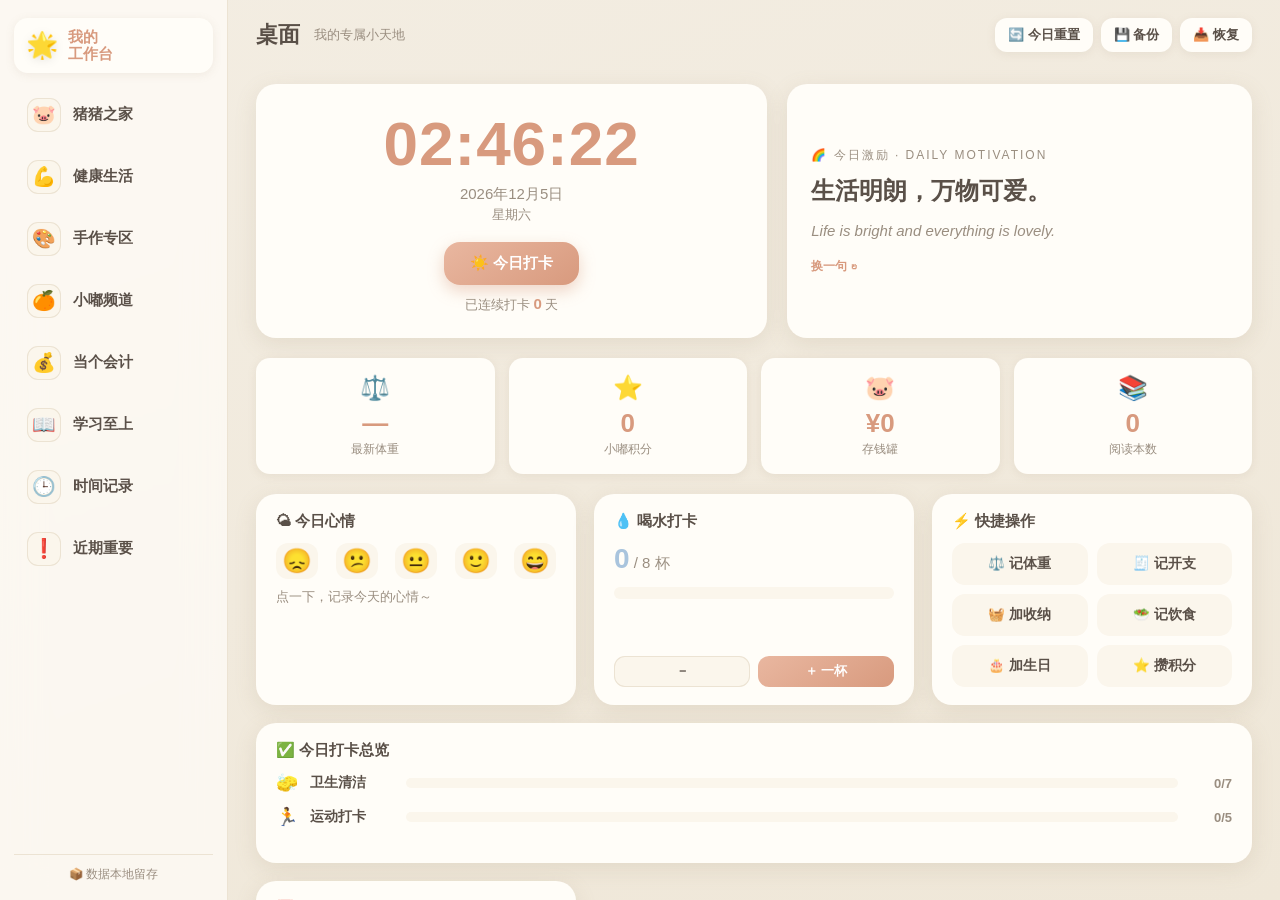
<file: index.html>
<!DOCTYPE html>
<html lang="zh-CN">
<head>
  <meta charset="UTF-8" />
  <meta name="viewport" content="width=device-width, initial-scale=1.0" />
  <title>我的专属工作台</title>
  <meta name="theme-color" content="#E9B7A0" />
  <meta name="apple-mobile-web-app-capable" content="yes" />
  <meta name="mobile-web-app-capable" content="yes" />
  <meta name="apple-mobile-web-app-status-bar-style" content="default" />
  <meta name="apple-mobile-web-app-title" content="工作台" />
  <link rel="manifest" href="manifest.webmanifest" />
  <link rel="apple-touch-icon" href="icons/apple-touch-icon.png" />
  <link rel="icon" href="icons/icon-192.png" />
  <link rel="stylesheet" href="style.css" />
</head>
<body>
  <div class="app">
    <!-- 左侧纵向导航栏（手机端为抽屉） -->
    <aside class="sidebar" id="sidebar">
      <div class="brand" id="brandBtn" title="返回桌面">
        <div class="brand-logo">🌟</div>
        <div class="brand-text">我的<br/>工作台</div>
      </div>
      <nav class="nav" id="nav"><!-- 导航由 JS 渲染 --></nav>
      <div class="sidebar-footer">
        <div class="data-tip">📦 数据本地留存</div>
      </div>
    </aside>
    <div class="sidebar-mask" id="sidebarMask"></div>

    <!-- 主内容区 -->
    <main class="main">
      <header class="topbar">
        <button class="hamburger" id="menuBtn" title="菜单">☰</button>
        <div class="topbar-title" id="topTitle">桌面</div>
        <div class="topbar-sub" id="topSub"></div>
        <div class="topbar-actions">
          <button class="icon-btn" id="resetTodayBtn" title="清空今日打卡/记录">🔄 今日重置</button>
          <button class="icon-btn" id="exportBtn" title="导出全部数据">💾 备份</button>
          <button class="icon-btn" id="importBtn" title="导入数据">📥 恢复</button>
          <input type="file" id="importFile" accept="application/json" hidden />
        </div>
      </header>
      <section class="content" id="content"><!-- 内容由 JS 渲染 --></section>
    </main>
  </div>

  <!-- 全局弹窗容器 -->
  <div class="modal-mask" id="modalMask" hidden>
    <div class="modal" id="modal"></div>
  </div>

  <script src="app.js"></script>
</body>
</html>
</file>
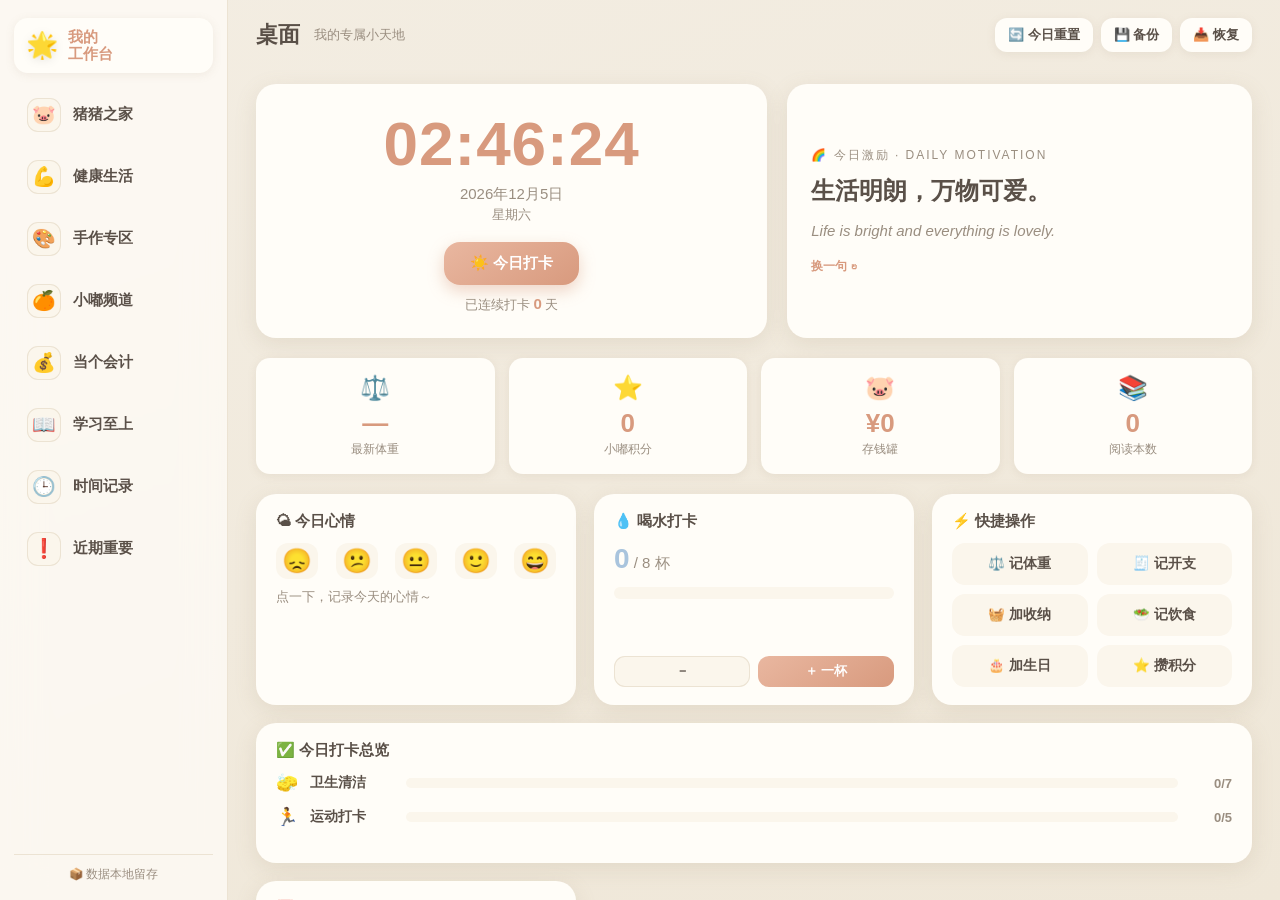
<file: my-workbench-single.html>
<!DOCTYPE html>
<html lang="zh-CN">
<head>
  <meta charset="UTF-8" />
  <meta name="viewport" content="width=device-width, initial-scale=1.0" />
  <title>我的专属工作台</title>
  <meta name="theme-color" content="#E9B7A0" />
  <meta name="apple-mobile-web-app-capable" content="yes" />
  <meta name="mobile-web-app-capable" content="yes" />
  <meta name="apple-mobile-web-app-status-bar-style" content="default" />
  <meta name="apple-mobile-web-app-title" content="工作台" />
  <link rel="icon" href="[data-uri]" />
  <link rel="apple-touch-icon" href="[data-uri]" />
  <link rel="manifest" href="data:application/manifest+json,%7B%22name%22%3A%20%22%E6%88%91%E7%9A%84%E4%B8%93%E5%B1%9E%E5%B7%A5%E4%BD%9C%E5%8F%B0%22%2C%20%22short_name%22%3A%20%22%E5%B7%A5%E4%BD%9C%E5%8F%B0%22%2C%20%22description%22%3A%20%22%E7%8C%AA%E7%8C%AA%E4%B9%8B%E5%AE%B6%20%C2%B7%20%E5%81%A5%E5%BA%B7%E7%94%9F%E6%B4%BB%20%C2%B7%20%E5%B0%8F%E5%98%9F%E9%A2%91%E9%81%93%20%C2%B7%20%E5%BD%93%E4%B8%AA%E4%BC%9A%E8%AE%A1%20%C2%B7%20%E5%AD%A6%E4%B9%A0%E8%87%B3%E4%B8%8A%20%C2%B7%20%E6%97%B6%E9%97%B4%E8%AE%B0%E5%BD%95%20%C2%B7%20%E8%BF%91%E6%9C%9F%E9%87%8D%E8%A6%81%20%E2%80%94%E2%80%94%20%E4%B8%80%E4%B8%AA%E5%AE%8C%E5%85%A8%E6%9C%AC%E5%9C%B0%E7%95%99%E5%AD%98%E7%9A%84%E7%94%9F%E6%B4%BB%E5%B7%A5%E4%BD%9C%E5%8F%B0%22%2C%20%22lang%22%3A%20%22zh-CN%22%2C%20%22start_url%22%3A%20%22.%2F%22%2C%20%22scope%22%3A%20%22.%2F%22%2C%20%22display%22%3A%20%22standalone%22%2C%20%22background_color%22%3A%20%22%23F3EDE2%22%2C%20%22theme_color%22%3A%20%22%23E9B7A0%22%2C%20%22orientation%22%3A%20%22any%22%2C%20%22icons%22%3A%20%5B%7B%22src%22%3A%20%22data%3Aimage%2Fpng%3Bbase64%2CiVBORw0KGgoAAAANSUhEUgAAAMAAAADACAYAAABS3GwHAAAHLklEQVR4nO3du44cRRTG8TMrS6CRJUu8ABIp2ox4Y0e8hF%2BA1DwATnkBXoKI2DGZRYrECyAhoRWOlsD00tvbl7qcrqpzzv8XcVnPdHd9X1VNz%2Bz4IoO5%2F%2FD%2Bofcx4FzX27tL72OYdD0Qwg6RvoVo%2FsSEHntal6HZkxF85GpRhtOfgOCj1plFOO2BCT60nVEE9Qck%2BDibZhFutB5IhPCjDc2cqTSJ4KOX2tWgegUg%2FOipNn9VBSD8GEFNDosLQPgxktI8FhWA8GNEJbnMLgDhx8hy85lVAMIPC3JymlwAwg9LUvOaVADCD4tScntYAMIPy47yq%2FpRCMCa3QIw%2B8ODvRxvFoDww5OtPLMFQmirBWD2h0druWYFQGjPCsDsD8%2BW%2BWYFQGhPCsDsjwjmOWcFQGiPBWD2RyRT3lkBEBoFQGgXEbY%2FiIsVAKFRAIRGARAaBUBoN7wARmSsAAiNAiA0CoDQKABCowAIjQIgNAqA0ChApct9zOf2ggJUGCGAIxyDZRSg0Dx4PULY%2B%2Fm9oAAFRgzciMdkAQXINHLQRj62UVGADBYCZuEYR0IBElzuj4PVMngpx0IR0rzofQCj0whS6WM8XOuft%2FYxvKMAO0qCqznzrj1WbqApwT62QBt6h1%2FzOdgObaMAKzwGxuM5aaAAC56D4vncSlGAmQgBiXCOOSjAfyIFI9K5HqEAEjMQEc95TfgCRA5C5HOfhH0fgMH%2FZLoOUd8rCLkCEP7nol6TcAWIOtApIl6bUAWIOMC5ol2jMAWINrA1Il2rEAWINKBaolwz9wWIMpBniHDtXBcgwgCezfs1dFsA7wPXkudr6bIAngesF6%2FX1NU7wV4HaRQe3zV2swIQ%2FnY8XWsXBfA0IFZ4uebmC%2BBlICzycO1NF8DDAFhnfQzMFsD6hffE8liYvQu0difC8kBYwl0gwAk3BWD2b8fTtXZTAKCEiwJ4mpGs8HLNXRQAKGW%2BAF5mIos8XHvzBQBqUACEZroAHpZg66yPgekCALUoAEIzWwDrS68nlsfCbAEADWY%2FDdram3c%2FPP7zT2%2B%2F73gk2ywc42gu9x%2FeP%2FQ%2BiFwtl9x5qJZGCdkox2jxY9JsgRAaBdixN7Om%2FP8WLBzjyCgAQqMACM1cAVq%2BAD56ATnCi%2BCRjtHi%2BwHmCgBoMncbtNcsY%2BEe%2BwjHaO1WKAWAKmsFYAuE0CgAQqMACI0CIDQKgNAoAEKjAAiNAiA0CoDQKABCowAIzVwBrH3WJBKLY2OuAIAmvhalkb9%2B%2BzXr5199%2Fc1JR4I5CnCS3MAf%2FXkKcQ4KoKg29KmPTRn0mPuFmMlIvxhzZvD3jFQEiy%2BARVgBqvQK%2FvL5RyqCNdwFKtQ7%2FHMjHYs1ZrdAIuXboI9%2F%2FP527b9%2F9uVX747%2B7OhhS1kNas5%2FjdXtj0iwAmwN%2FNJWEEYP%2F2SrBLXnv4UCdJJagNSBX5oHwUr4J%2FMSaJz%2FHssFMP0aIOXClw7%2B%2FM9aC7%2FI%2F8escf57LIdfhLtAqn78%2BZcn%2F%2F7dt6%2BHflwY3wKJ7G%2BDama%2FuX%2F%2B%2FnN3K7AM6FJpYGsf9%2FOXX6ic%2F95WyPoKYHoLJNJ%2FAI5CmvozrR5XU%2B9rr8F8AYAaLgrQaybKmYFH%2BFlNHmZ%2FEScF2FL6xs7c0f5%2FZBrHrnENR%2BamAF5mJAs8XWs3BdhSM4NZnv0nNefgffYXcXAbdEnjtug08ClvgKXuwXNvhWo%2B7vSusMZHITzN%2FiIO3wh7uG6XYBpY7Q%2BDWVF7%2Ft7CL%2BJwBRDR%2FWUZjVWg1xthIrq%2FK0ABDNEqQc7ngEb8KIRWATyGX8RxAUT6lGAkhP%2BY67tAngeuFe%2FX0HUBRHQG0OLv3Gocs%2FfwiwQogBZLJbB0rL2FKIDWTGYhWOz787h%2BEbzU%2BvZoS9zuLBNiBZhoDuxIqwHhLxdqBZhof6ucl2%2BGixZ%2BkaAFmFgtAsHXE7oAIud9x6h2Gc7ackUOvwgFEJE2X7Q74t8PED38IhTg0UjfNt0C4f%2FE3cehS02B8F4Egv9UqNugKTwHxPO5lWIFWOFtNSD42yjADutFIPjHKEACa0Ug%2BOkoQIbRi0Dw81GAAvOg9S4Doa9DASotA3h2IQi8LgqgbC2gpaUg7OejAA0Q5HHdXG%2FvLr0PAuiFd4IRGgVAaBQAod2IiPA6ABFdb%2B8urAAIjQIgtMcCsA1CJFPeWQEQGgVAaE8KwDYIEcxzzgqA0J4VgFUAni3zzQqA0FYLwCoAj9ZyzQqA0DYLwCoAT7byvLsCUAJ4sJdjtkBw7WgSPywAqwA8S1oBKAEsSslt8haIEsCS1LxmvQagBLAgJ6fZL4IpAUaWm8%2Biu0CUACMqyWXxbVBKgJGU5rHqfQBKgBHU5FAlwPxNk%2BhBYwJWncEpAlrR2n2ofhSCLRFa0MzZaYFlNYC2MybY02dsioBaZ%2B4smm1ZKAJytdhSN9%2BzUwTsaf06suuLVsoAkb43T%2F4FhmOag%2Fd0eDwAAAAASUVORK5CYII%3D%22%2C%20%22sizes%22%3A%20%22192x192%22%2C%20%22type%22%3A%20%22image%2Fpng%22%2C%20%22purpose%22%3A%20%22any%22%7D%2C%20%7B%22src%22%3A%20%22data%3Aimage%2Fpng%3Bbase64%2CiVBORw0KGgoAAAANSUhEUgAAAgAAAAIACAYAAAD0eNT6AAAVmUlEQVR4nO3dO46lx3kG4GqCgIyBAQLegAClBDPGjBVpE96AUnoBZuoNeBOOHE%2BsbKBUgDYgQIDRsKJ2QB%2FyTM%2B5%2FJe6ft%2FzpJSm%2F1vV%2B1b9p%2Fu8FKb0%2Bunj2%2BhjAKjhw3c%2FvIw%2BBr7kpgwk5AEUhFFc9A4EPcA%2BSkF7LnADAh%2BgLoWgPhe0EqEP0I9CcJ4LeJDAB5iDMnCMi7aD0AeYmzKwnQu1geAHWI8y8JiLc4fQB4hDGfiSC%2FKO4AeISxH4lQvx%2FwQ%2FQB6KQPICIPQBcstcBFKeuOAH4FrGIpDuhIU%2FAPdkKgJpTlTwA7BVhiIQ%2FgQFPwBHRS4CYU9M8ANQQ9QSEPKkhD8AtUUrAqFORvAD0FqUIvDV6AOoRfgD0EOUvFm%2BxUS5EQCsZ%2BXdgKV3AIQ%2FACOtnEPLFoCVLzoAcayaR8ttXax6oQGIb6VXAkvtAAh%2FAGa2Uk4tUwBWuqgA5LVKXk2%2FVbHKhQSAa7O%2FDpj64IQ%2FAKubtQhM%2BwpA%2BAMQwax5NmUBmPViAcARM%2BbadAVgxosEAGfNlm9TFYDZLg4A1DRTzk1TAGa6KADQyix5N0UBmOViAEAPM%2BTe8AIww0UAgN5G59%2FQAjD65AFgpJE5OKwACH8AGJeHQwqA8AeAX43Ixe4FQPgDwJd652PXAiD8AeC%2BnjnZrQAIfwCYx%2FBfAwQAftVrwdylAFj9A8B2PXKzeQEQ%2FgCwX%2Bv8bFoAhD8AHNcyR30GAAASalYArP4B4LxWedqkAAh%2FAKinRa5WLwDCHwDqq52vPgMAAAlVLQBW%2FwDQTs2crVYAhD8AtFcrb70CAICEqhQAq38A6KdG7p4uAMIfAPo7m79eAQBAQqcKgNU%2FAIxzJoftAABAQocLgNU%2FAIx3NI%2FtAABAQocKgNU%2FAMzjSC7vLgDCHwDW5xUAAASwd4G%2BqwBY%2FQNADHYAACCIPQt1BQAAEtpcAGz%2FA8D8tua1HQAASGhTAbD6B4B1bMltOwAAkNDTAmD1DwDreZbfdgAAICEFAAASelgAbP8DwLoe5bgdAABI6G4BsPoHgPXdy3M7AACQkAIAAAndLAC2%2FwEgjlu5bgcAABJSAAAgIQUAABL6ogB4%2Fw8A8bzPdzsAAJCQAgAACX1WAGz%2FA0Bc1zlvBwAAElIAACAhBQAAEvqlAHj%[base64]%2FXGupQAOAkgdSfaw7nKQBw0Mvr8yASVMdtubauLxynAMABgmce7gUcowDATgJnPu4J7KcAwA6CZl7uDeyjAMBGRwNGMO3nWkN7CgBsIFjW4V7BNgoAPCFQ1uOewXMKADwgSNbl3sFjCgDcUTNAhNF2rjv0oQDADYIjDvcSblMA4B2BEY97Cl9SAOCKoIjLvYXPKQBQ%2BvxdeQH0XI974D7AzxQA0hMI%2BbjnoACQnCDIy70nu69HHwCMEjEAWp%2FT24e2%2F35vL6%2Fxzgm2UgBIaVT4nw2c0aXl2c9f8dyUALJSAEhndIhuscIx3nLvuGcPWCWAjBQAUpkxWGc8ptpuneNsgasEkI0CQBqzBO0sxzHajNdBCSATvwVACjOGDXPyrJCFAkB4JnT28syQgQJAaCZyjvLsEJ0CQFgmcM7yDBGZDwESjkmbmi7Pkw8HEo0dAEIR%2FrTi2SIaBYAwTNC05hkjEgWAEEzM9OJZIwoFgOWZkOnNM0cECgBLMxEzimeP1SkALMsEzGieQVamALAkEy%2Bz8CyyKgWA5ZhwmY1nkhUpACzFRMusPJusRgFgGSZYZucZZSUKAEswsbIKzyqr8F0ATM1kyop8fwArsAPAtIQ%2Fq%2FMMMzMFgCmZOInCs8ysFACmY8IkGs80M1IAmIqJkqg828xGAWAaJkii84wzEwWAKZgYycKzziwUAIYzIZKNZ54ZKAAMZSIkK88%2BoykADGMCJDtjgJEUAIYw8cHPjAVGUQDozoQHnzMmGMF3AdCNSQ7u8%2F0B9GYHgC6EP2xjrNCLAkBzJjTYx5ihBwWApkxkcIyxQ2sKAM2YwOAcY4iWFACaMHFBHcYSrSgAVGfCgrqMKVpQAKjKRAVtGFvUpgBQjQkK2jLGqEkBoAoTE%2FRhrFGLAsBpJiToy5ijBgWAU0xEMIaxx1m%2BC4BDTD4wnu8P4Aw7AOwm%2FGEuxiRHKADsYqKBORmb7KUAsJkJBuZmjLKHAsAmJhZYg7HKVgoAT5lQYC3GLFsoADxkIoE1Gbs8owBwlwkE1mYM84gCwE0mDojBWOYeBYAvmDAgFmOaWxQAPmOigJiMbd5TAPiFCQJiM8a55rsAMClAIr4%2FgAs7AMkJf8jJ2EcBSMwEALmZA3JTAJIy8IFSzAWZKQAJGfDANXNCTgpAMgY6cIu5IR%2B%2FBZDMmU%2F%2BmiBgfj7dz1Z2AAAgIQWATaz%[base64]%2F9%2B97%2F954%2F%2F1vFI2Mu9g%2B1eXj99fBt9ELRnW%2B%2B5R%2BHxnjCZi3tX19uH0UdAD14BJCD8n9sTIEf%2B97Tj3tVnzsjBDkACBvN9NcLAinIM964tuwDx2QEAgIQUANKqtRVsS7k%2F9w7OUwCCs%2F1%2FW%2B2JX5D04971Ye6ITwEAgIQUANJpteKzkmzPvYN6FAAASEgBCMw7POAMc0hsCgAAJKQAAEBCCgAAJKQAAEBCCgDptPr77%2F6ufHvuHdSjAATl07tADeaSuBQAUqq94rOC7Me9gzoUANKqNfELkP7cOzhPAQCAhF5eP318G30Q1Oe93T5H%[base64]%2FuAGowl8SlAABAQgoAACSkAABAQl%2BPPgCgvr%2F%2F%2BU9V%2F71vvv2%2B6r8HjKcAwKJqh%2FzRn6UcwJpeXj99fBt9ELTz8jr6CKihZ9jXoBTE4DcAYrMDABNaLfDfe3%2F8CgHMRwGASawe%2Bo9cn5syAHNQAGCgyKF%2FjzIAc%2FAZgAR8DmAuGUN%2FC2VgLt7%2Fx2cHADoR%2FI9dro8iAH0oANCY4N9HEYA%2BFABoRPCfowhAWz4DkITPAfQj%2BNtQBPrx%2Fj8HOwBQieBvy44A1OXLgKAC4d%2BPaw112AGAE4TRGHYD4Dw7AEl4p1ef8B%2FPPajPXJGHAgAHCJ55uBdwjFcATOkff%2F3Lj1v%2Bd7%2F57e9%2Ban0s14TNnEa9Epj1OYUt%2FBpgMrP%2BOuDWifSZlhOt8F9DyxKwwnN6hu3%2FXBSAZGYqALUm03tqTrLCfy01S8BKz%2BlZCkAuPgPAEK0n1Zo%2FQ%2Fivp9Y9W%2Bk5hb3sACQ0chdg1GR3dJUl%2FNd2dCdgtee0Bqv%2FfOwA0M3Ilc6Rny3813fkHq72nMJRCgBdzDCx7TkG4R%2FHnnu52nMKZygACfXe6ptpQpvpWJjLTM9G72Ox%2FZ%2BTAkBTM02qF8%2BOyeo%2Fnmf3dMXnFM5SAGhm5gns3rEJ%2F7ju3dsVn1OoQQFIqvWW3woT1%2FtjFP7xvb%2FHKz6ntdn%2Bz8ufAoZB%2FuO%2F%2Fvvhf%2F%2FjH37f6UjaynKesBp%2FByC5Fn8TYIVV1bXf%2FPZ3P%2FVa%2FT8Lw3tWC8nZz%2FObb79f8jmt%2FW9a%2FefmFQB0cjQUz%2F5%2Fe8tynrA6OwDJ1d4BWG1VdfG%2F%2F%2FO3Zn%2BBrXaozbobsNJ5%2FtM%2F%2F8uSz2ntXQA7ALnZAUjOBNBWixXtjKvkLOcZibGPAgCNtAywmcIxy3lCNAoAVgIN9AiuGcIxy3lGY8xTigIAACkpAJRSrAhq6rliHbk6znKe0RjrXCgAUNGIoPIzgSMUAH5hZQCxGeNcUwCoqsVfK2ut5d8AYE4r3vMVxxZzUwD4jBXCcd7Hx%2F7ZqzO2eU8BoLqVViorrgSpY6V7v9KYYh0KAF%2BwUoBYjGluUQBoYoUVy0orQNpY4RlYYSyxJgWAm2qsGGaeuFaY%2BOlj5mehxhiy%2BuceBYC7opaAGY%2BJsWZ8JoQ%2FrSkANDfT5DrTsTCXmZ6NmY6FuBQAHqq1gphhQpvhGJjbDM9IrWOw%2BucZBYBuRk6uPX72H%2F%2Fw%2B9Y%2FYoqfHf08oz%2BncPH16ANgfm8fSnl5rfNvXSa4f%2Fz1Lz%2FW%2BRe3%2FTzYY%2FXn1OqfLewAsEntCaVHMD%2F6Gd98%2B33rH88iHj0Lo5%2FTI4Q%2FW728fvr4NvogWEOtXYBbaq209kymf%2F%2Fzn2r8yC%2F0%2FnO1o7bko5znnjI44jndSwFgKwWAXVqWgGtbJ9ozE2mrAlBKv3Ac%2BT6%2BlBjneWY3qMdzuofwZw%2BfAWCXmp8HeMS7e1Yw03Mq%2FNnLZwBIq%2BXnAHqszEev%2Fnsdw6yrf1idAsBuVhrbtAyuGcL%2FIst5zsyY5AgFgEOiTDitV4AtAmzGUFzxPKOs%2FqOMRfrzIUAO6%2FWBwNZafhjw2tkPzM0Y%2FLescp4KANnZAeCwKBNPryA4E2yrhH8pa5yn8Ac7AFQQYSeg1y7AtWcr5ZVC%2F5EZzzNCARD%2BnKUAUIUSwCqEP%2FzMKwAASEgBoIoIK5IIK0Mei3CPI4w15qAAUE2EiSlCQHBbhHsbYYwxDwWAqiJMUBGCgs9FuKcRxhZzUQCozkQFdRlTtKAA0MTqE1aEFSM%2FW%2F1erj6WmJcCAHesHhy4h%[base64]%2FKUIf%2BagADCNiCWgFEXgqIjBX4rwZx4KAFOJWgJKUQS2ihr8pQh%2F5qIAMCVFIB%2FBD30pAEwrcgm4yF4GIof%2BhfBnVgoAU8tQAi6ylIEMoX8h%2FJmZAsD0MpWAi2hlIFPoXwh%2FZqcAsISMJeDaaoUgY%2BBfE%2F6sQAFgKdmLwLVZSkH2sL8m%2BFmJAsBylIDnapcDIf%2Bc8Gc1CgBLUgKYifBnRV%2BPPgA44jLhKgKMJPhZmW8DZGkmYEbx7LE6OwAsz24APQl%2BorADQBgmZlrzjBGJHQBCsRtAC4KfiOwAEJIJm1o8S0RlB4Cw7AZwhuAnOgWA8BQB9hD8ZOEVAGmY2HnGM0ImdgBIxW4Atwh%2BMlIASEkRoBTBT24KAKkpAjkJflAAoJSiCGQh%2BOFXCgBcUQRiEvzwJQUAbrgODGVgTUIfHlMA4Am7AmsR%2FLCNAgAb2RWYl9CH%2FRQAOMCuwBwEPxynAMAJdgX6E%2FpQhwIAlSgD7Qh9qE8BgAaUgfOEPrT1Ukopr58%2Bvo0%2BEMhCIbhN4ENfdgCgs%[base64]%[base64]%2BTHQAlAADqaZGrzV4BKAEAcF6rPPUZAACYVMvFdNMCYBcAAObUfAdACQCA%2FVrnZ5dXAEoAAGzXIze7fQZACQCA53rlpQ8BAsAkei6WuxYAuwAAMIfuOwBKAAB8qXc%2BDnkFoAQAwK9G5OKwzwAoAQAwLg%2BHfghQCQAgs5E5OPy3AJQAADIanX%2FDC0Ap4y8CAPQ0Q%2B5NUQBKmeNiAEBrs%2BTdNAWglHkuCgC0MFPOTVUASpnr4gBALbPl23QFoJT5LhIAnDFjrk13QNdeP318G30MAHDUjMF%2FMe2BXVMEAFjNzOFfyqSvAN6b%2FSICwLUVcmuJAlDKGhcTAFbJqyUO8prXAQDMaJXgv1jqYK8pAgDMYrXwL2WhVwDvrXixAYhn1Txa8qCv2QkAYIRVg%2F9i6YO%2FpggA0Mvq4V9KoAJQihIAQFsRgv8izIlcUwQAqC1S%2BJcStACUogQAUEe04L8IeVLXFAEAjooa%2FqUkKAAXigAAW0UO%2FovwJ%2FieIgDAPRmC%2FyLNib6nCABwkSn4L9Kd8HuKAEBeGYP%2FIu2Jv6cIAOSROfgv0l%2BA9xQBgLgE%2F69ciDsUAYAYhP5tLsoGygDAegT%2FYy7ODooAwNyE%2FnYu1EHKAMAchP4xLlolCgFAP0L%2FPBewAWUAoC6BX58L2oFCALCPwG%2FPBR5IMQAQ9qP8H2PtrLP%2Fc4C1AAAAAElFTkSuQmCC%22%2C%20%22sizes%22%3A%20%22512x512%22%2C%20%22type%22%3A%20%22image%2Fpng%22%2C%20%22purpose%22%3A%20%22any%22%7D%2C%20%7B%22src%22%3A%20%22data%3Aimage%2Fpng%3Bbase64%2CiVBORw0KGgoAAAANSUhEUgAAAgAAAAIACAYAAAD0eNT6AAASNElEQVR4nO3dP47kyJnGYZbQgBaNBQbQBQTIHXcOIUuX2AvIHR1A4%2B4FdAlZa7ctryFXgC4gQMCisLJKRiNns6vzD5MZQUZ87%[base64]%2Bdn6%2BcJ2AgA2MHjG4VzANgIAHmTgjMc5gccJAHiAQTMu5wYeIwBgpa0DxmB6nJ819CcAYAWDZR7OFawjAOAOA2U%2BzhncJwDgBoNkXs4d3CYA4IqWA8QwWs%2FPHfYhAOACg6MO5xIuEwDwjoFRj3MK3xIAcMagqMu5ha8JAFj2%2Bb3yBtB9e5wD5wG%2BEADEMxDyOOcgAAhnEORy7kn34egDgKNUHAC9X9Pbx75ff28vr%2FVeE6wlAIh01PB%2FduAcHS33vv%2BMr00EkEoAEOfoIbrGDMd4ybXjHn3AigASCQCijDhYRzym1i69xtEGrgggjQAgxiiDdpTjONqIPwcRQBL%2FCoAIIw4bxuRaIYUAoDwLOo9yzZBAAFCahZytXDtUJwAoywLOs1xDVOZDgJRj0aal0%2FXkw4FUYweAUgx%2FenFtUY0AoAwLNL25xqhEAFCChZm9uNaoQgAwPQsye3PNUYEAYGoWYo7i2mN2AoBpWYA5mmuQmQkApmThZRSuRWYlAJiOBZfRuCaZkQBgKhZaRuXaZDYCgGlYYBmda5SZCACmYGFlFq5VZuFvATA0iykz8vcDmIEdAIZl%2BDM71zAjEwAMycJJFa5lRiUAGI4Fk2pc04xIADAUCyVVubYZjQBgGBZIqnONMxIBwBAsjKRwrTMKAcDhLIikcc0zAgHAoSyEpHLtczQBwGEsgKRzD3AkAcAhLHzwhXuBowgAdmfBg6%2B5JziCvwXAbixycJ2%2FH8De7ACwC8Mf1nGvsBcBQHcWNHiMe4Y9CAC6spDBNu4dehMAdGMBg%2Be4h%2BhJANCFhQvacC%2FRiwCgOQsWtOWeogcBQFMWKujDvUVrAoBmLFDQl3uMlgQATViYYB%2FuNVoRADzNggT7cs%2FRggDgKRYiOIZ7j2f5WwBsYvGB4%2Fn7ATzDDgAPM%2FxhLO5JthAAPMRCA2Nyb%2FIoAcBqFhgYm3uURwgAVrGwwBzcq6wlALjLggJzcc%2ByhgDgJgsJzMm9yz0CgKssIDA39zC3CAAusnBADe5lrhEAfMOCAbW4p7lEAPAVCwXU5N7mPQHAzywQUJt7nHP%2BFgAWBQji7wdwYgcgnOEPmdz7CIBgFgDIZg3IJgBCufGBZbEWJBMAgdzwwDlrQiYBEMaNDlxibcjjXwGEeeaTvxYIGJ9P97OWHQAACCQAWMXTP8zBvcpaAoC7LCgwF%[base64]%2BCcNSGTAACAQAIAAAIJgDC2%2BoBLrA15BAAABBIAABBIAASxxQfcYo3IIgAAIJAAAIBAAiCErT1gDWtFDgEAAIE%2BHH0AMJr%2F%2BumPV%2F%2Fbn378w45HwqOcO1jv5fXzp7ejD4L%2BbOvdd2t4vGeYjMW5a%2Bvt49FHwB68BRDA8L%2FvkQGy5X9PP85de9aMDHYAAriZr2sxDDxRHsO568suQH12AAAgkAAgVqutYFvK%2B3Pu4HkCoDjb%2F5e1XvgNkv04d%2FuwdtQnAAAgkAAgTq8nPk%2BS%2FTl30I4AAIBAAqAw7%2BEBz7CG1CYAACCQAACAQAIAAAIJAAAIJACI0%2Bv3v%2Fu98v05d9COACjKp3eBFqwldQkAIrV%2B4vMEuR%2FnDtoQAMRqtfAbIPtz7uB5AgAAAr28fv70dvRB0J737R6z5XfBe3ocg3PX39vHo4%2BAHuwAwPL4QDBAxuHcwTZ2AIqyA7DdrSdKw2Nszl0fdgBqEgBFCQCgFQFQk7cAACCQACjI0z%2FQkjWlJgEAAIEEAAAEEgAAEEgAAEAgAQAAgQQAAAQSAAAQSAAAQCABAACBBAAABBIAABBIAABAIAEAAIEEAAAEEgAAEEgAAEAgAQAAgQQAAAQSAAAQSAAAQCABAACBBAAABBIABb19PPoIgEqsKTUJAAAIJAAAIJAAAIBAAgAAAgkAAAgkAAAgkAAAgEACAAACCYCi%2FOIOoAVrSV0CAAACCQAACCQAACDQh6MPAGjvn3%2F9S9Ov9933PzT9esDxBABMqvWQ3%2Fq9xAHM6eX186e3ow%2BCfl5ejz4CWthz2LcgCmrwLwBqswMAA5pt4L%2F3%2FvgFAYxHAMAgZh%2F6t5y%2FNjEAYxAAcKDKQ%2F8aMQBj8BmAAD4HMJbEob%2BGGBiL9%2F%2FrswMAOzH4bzv9fIQA7EMAQGcG%2F2OEAOxDAEAnBv9zhAD05TMAIXwOYD8Gfx9CYD%2Fe%2F89gBwAaMfj7siMAbfljQNCA4b8fP2toww4APMEwOobdAHieHYAQ3tNrz%2FA%2FnnPQnrUihwCADQyecTgXsI23ABjSv%2F7%2Btx%2FX%2FO9%2B%2Bevf%2FNT7WM4ZNmM66i2BUa9TWMM%2FAwwz6j8HXLuQ3tNzoTX859AzAma4Tp9h%2Bz%2BLAAgzUgC0WkyvabnIGv5zaRkBM12nzxIAWXwGgEP0XlRbfg%2FDfz6tztlM1yk8yg5AoCN3AY5a7LY%2BZRn%2Bc9u6EzDbddqCp%2F88dgDYzZFPOlu%2Bt%2BE%2Fvy3ncLbrFLYSAOxihIXtkWMw%2FOt45FzOdp3CMwRAoL23%2BkZa0EY6FsYy0rWx97HY%2Fs8kAOhqpEX15N4xefqv5945nfE6hWcJALoZeQG7dmyGf13Xzu2M1ym0IABC9d7ym2Hhen%2BMhn9978%2FxjNdpa7b%2Fc%2FlVwHCQ%2F%2F7z%2F9z877%2F%2F3W93OpK%2BUl4nzMbvAQjX43cCzPBUde6Xv%2F7NT3s9%2Fd8bhtfMNiRHf53fff%2FDlNdp66%2Fp6T%2BbtwBgJ1uH4rP%2F372lvE6YnR2AcK13AGZ7qjr5v%2F%2F9R7ffwNZ6qI26GzDT6%2FyP%2F%2FzVlNdp610AOwDZ7ACEswD01eOJdsSn5JTXWYl7HwEAnfQcYCMNx5TXCdUIADwJdLDH4BphOKa8zmrc8yyLAACASAKAZVk8EbS05xPrkU%2FHKa%2BzGvc6JwIAGjpiUPmewBYCgJ95MoDa3OOcEwA01eO3lfXW83cAMKYZz%2FmM9xZjEwB8xRPCdt6Pr%2F29Z%2Bfe5j0BQHMzPanM%2BCRIGzOd%2B5nuKeYhAPiGJwWoxT3NJQKALmZ4YpnpCZA%2BZrgGZriXmJMA4KIWTwwjL1wzLPzsY%2BRrocU95OmfawQAV1WNgBGPiWONeE0Y%2FvQmAOhupMV1pGNhLCNdGyMdC3UJAG5q9QQxwoI2wjEwthGukVbH4OmfewQAuzlycd3je%2F%2F%2Bd7%2Ft%2FS2G%2BN7VX2f16xROPhx9AIzv7eOyvLy2%2BVqnBe5ff%2F%2Fbj22%2B4rrvB4%2BY%2FTr19M8adgBYpfWCssdgvvU9vvv%2Bh97fnkncuhaOvk63MPxZ6%2BX186e3ow%2BCObTaBbik1ZPWI4vpP%2F%2F6lxbf8ht7%2F7rao7bkq7zOR2LwiOv0UQKAtQQAD%2BkZAefWLrTPLKS9AmBZ9huOR74fvyw1Xuczu0F7XKePMPx5hM8A8JCWnwe4xXv3zGCk69Tw51E%2BA0Csnp8D2OPJ%2FOin%2F72OYdSnf5idAOBhnjTW6Tm4Rhj%2BJymvc2TuSbYQAGxSZcHp%2FQTYY4CNOBRnfJ1Vnv6r3Ivsz4cA2WyvDwT21vPDgOee%2FcDciIP%2FkllepwAgnR0ANquy8Ow1CJ4ZbLMM%2F2WZ43Ua%2FmAHgAYq7ATstQtw7t6T8kxD%2F5YRX2eFADD8eZYAoAkRwCwMf%[base64]%2FM2BZ%2FN2A0VQY%2FMti%2BLMvOwDsqsoCV2XgVFDlXFS5N5iHAGB3VRa6KoNnZlXOQZV7grl4C4DDVHk7YFm8JbC3KoN%2FWQx%2FjmMHgMNUWvgqDaTRVfpZV7oHmI8dAA5XaSdgWewG9FJp8C%2BL4c%2FxBABDqBYByyIEWqk2%2BJfF8GcMAoBhVIyAZRECW1Uc%2FMti%2BDMOAcBQqkbAsgiBtaoO%2FmUx%2FBmLAGBIQiCPwQ%2F7EgAMq3IEnKTHQOWhf2L4MyoBwNASIuAkJQYShv6J4c%2FIBADDS4qAk2oxkDT0Twx%2FRicAmEJiBJybLQgSB%2F45w58ZCACmkh4C50aJgvRhf87gZyYCgOmIgPtax4Ehf5%2Fhz2wEAFMSAYzE8GdGH44%2BANjitOAKAY5k8DMzfw2QqVmAOYprj9nZAWB6dgPYk8FPFXYAKMPCTG%2BuMSqxA0ApdgPoweCnIjsAlGTBphXXElXZAaAsuwE8w%2BCnOgFAeUKARxj8pPAWADEs7NzjGiGJHQCi2A3gEoOfRAKASEKAZTH4ySYAiCYEMhn8IABgWRYhkMLgh%2F8nAOCMEKjJ4IdvCQC44HxgiIE5GfpwmwCAO%2BwKzMXgh3UEAKxkV2Bchj48TgDABnYFxmDww3YCAJ5gV2B%2Fhj60IQCgETHQj6EP7QkA6EAMPM%2FQh74EAHT2fpAJgssMfNiXAICdCYIvDHw4lgCAg10ahNWiwLCH8QgAGNC1gTl6GBj0MA8BABO5N2B7B4IBD3UIACjEgAbW%[base64]%2BjdYGJyUw%2FBYrwAAAABJRU5ErkJggg%3D%3D%22%2C%20%22sizes%22%3A%20%22512x512%22%2C%20%22type%22%3A%20%22image%2Fpng%22%2C%20%22purpose%22%3A%20%22maskable%22%7D%5D%7D" />
  <style>/* ===== 米色 iOS 风格 全局 ===== */
:root{
  --bg:#F3EDE2;
  --bg2:#EFE7D8;
  --card:#FFFDF8;
  --card-soft:#FBF6EC;
  --ink:#5A5048;
  --ink-soft:#9A8E80;
  --line:#ECE3D3;
  --peach:#E9B7A0;
  --peach-deep:#D89A7E;
  --sage:#A9C0A0;
  --pink:#F2C6C2;
  --gold:#E6C277;
  --blue:#A9C4DD;
  --shadow:0 6px 22px rgba(155,134,108,.16);
  --shadow-sm:0 2px 10px rgba(155,134,108,.12);
  --radius:20px;
  --radius-sm:14px;
}
*{box-sizing:border-box;margin:0;padding:0;}
html,body{height:100%;}
body{
  font-family:-apple-system,BlinkMacSystemFont,"PingFang SC","Helvetica Neue","Segoe UI",sans-serif;
  background:linear-gradient(160deg,var(--bg),var(--bg2));
  color:var(--ink);
  -webkit-font-smoothing:antialiased;
  overflow:hidden;
}
button{font-family:inherit;cursor:pointer;border:none;background:none;color:inherit;}
input,textarea,select{font-family:inherit;color:var(--ink);}

.app{display:flex;height:100vh;}

/* ===== 侧边栏 ===== */
.sidebar{
  width:228px;flex-shrink:0;
  background:rgba(255,253,248,.72);
  backdrop-filter:blur(20px);-webkit-backdrop-filter:blur(20px);
  border-right:1px solid var(--line);
  display:flex;flex-direction:column;
  padding:18px 14px;
}
.brand{
  display:flex;align-items:center;gap:10px;
  padding:10px 12px;margin-bottom:14px;
  background:var(--card);border-radius:var(--radius-sm);
  box-shadow:var(--shadow-sm);cursor:pointer;transition:.2s;
}
.brand:hover{transform:translateY(-1px);}
.brand-logo{font-size:26px;filter:drop-shadow(0 2px 4px rgba(0,0,0,.1));}
.brand-text{font-weight:700;font-size:15px;line-height:1.15;color:var(--peach-deep);}

.nav{display:flex;flex-direction:column;gap:6px;flex:1;overflow-y:auto;}
.nav-item{
  display:flex;align-items:center;gap:12px;
  padding:11px 13px;border-radius:14px;
  font-size:14.5px;font-weight:600;color:var(--ink);
  transition:.18s;position:relative;
}
.nav-item .nav-ico{
  width:34px;height:34px;flex-shrink:0;border-radius:11px;
  display:grid;place-items:center;font-size:19px;
  background:var(--card-soft);box-shadow:inset 0 0 0 1px var(--line);
}
.nav-item:hover{background:var(--card);}
.nav-item.active{background:var(--card);box-shadow:var(--shadow-sm);color:var(--peach-deep);}
.nav-item.active .nav-ico{background:linear-gradient(145deg,#FBE3D6,#F6D3C2);box-shadow:0 3px 8px rgba(216,154,126,.3);}
.nav-item .nav-label{flex:1;white-space:nowrap;overflow:hidden;text-overflow:ellipsis;}
.nav-badge{
  position:absolute;top:6px;right:8px;min-width:16px;height:16px;padding:0 4px;
  background:var(--pink);color:#fff;border-radius:9px;font-size:10px;font-weight:700;
  display:grid;place-items:center;
}
.sidebar-footer{margin-top:10px;padding-top:12px;border-top:1px solid var(--line);}
.data-tip{font-size:11.5px;color:var(--ink-soft);text-align:center;}

/* ===== 主区 ===== */
.main{flex:1;display:flex;flex-direction:column;min-width:0;}
.topbar{
  display:flex;align-items:center;gap:14px;
  padding:18px 28px;
}
.topbar-title{font-size:22px;font-weight:750;color:var(--ink);}
.topbar-sub{font-size:13px;color:var(--ink-soft);}
.topbar-actions{margin-left:auto;display:flex;gap:8px;}
.icon-btn{
  padding:8px 13px;border-radius:12px;font-size:13px;font-weight:600;
  background:var(--card);box-shadow:var(--shadow-sm);transition:.18s;
}
.icon-btn:hover{transform:translateY(-1px);box-shadow:var(--shadow);}

.content{flex:1;overflow-y:auto;padding:6px 28px 36px;}

/* ===== 桌面首页 ===== */
.home-grid{display:grid;grid-template-columns:1.1fr 1fr;gap:20px;margin-top:8px;}
.home-card{
  background:var(--card);border-radius:var(--radius);box-shadow:var(--shadow);
  padding:24px;
}
.clock-card{display:flex;flex-direction:column;justify-content:center;align-items:center;text-align:center;}
.clock-time{font-size:62px;font-weight:800;letter-spacing:1px;color:var(--peach-deep);font-variant-numeric:tabular-nums;}
.clock-date{font-size:15px;color:var(--ink-soft);margin-top:6px;}
.clock-week{font-size:13px;color:var(--ink-soft);margin-top:2px;}
.checkin-area{margin-top:18px;display:flex;flex-direction:column;align-items:center;gap:10px;}
.checkin-btn{
  padding:12px 26px;border-radius:16px;font-size:15px;font-weight:700;color:#fff;
  background:linear-gradient(145deg,var(--peach),var(--peach-deep));
  box-shadow:0 6px 16px rgba(216,154,126,.4);transition:.2s;
}
.checkin-btn:hover{transform:translateY(-2px);}
.checkin-btn.done{background:linear-gradient(145deg,var(--sage),#8Fae84);box-shadow:0 6px 16px rgba(143,174,132,.4);}
.streak{font-size:13px;color:var(--ink-soft);}
.streak b{color:var(--peach-deep);font-size:15px;}

.quote-card{display:flex;flex-direction:column;justify-content:center;}
.quote-tag{font-size:12px;color:var(--ink-soft);letter-spacing:2px;margin-bottom:10px;}
.quote-zh{font-size:24px;font-weight:750;line-height:1.4;color:var(--ink);}
.quote-en{font-size:15px;color:var(--ink-soft);margin-top:12px;font-style:italic;line-height:1.5;}
.quote-change{margin-top:16px;align-self:flex-start;font-size:12px;color:var(--peach-deep);font-weight:600;}

.home-stats{display:grid;grid-template-columns:repeat(4,1fr);gap:14px;margin-top:20px;}
.stat{
  background:var(--card);border-radius:var(--radius-sm);box-shadow:var(--shadow-sm);
  padding:16px;text-align:center;
}
.stat .stat-ico{font-size:24px;}
.stat .stat-num{font-size:26px;font-weight:800;color:var(--peach-deep);margin-top:6px;}
.stat .stat-label{font-size:12px;color:var(--ink-soft);margin-top:2px;}

.upcoming{margin-top:20px;background:var(--card);border-radius:var(--radius);box-shadow:var(--shadow);padding:20px 24px;}
.upcoming h3{font-size:16px;margin-bottom:12px;color:var(--ink);}
.upcoming-item{display:flex;align-items:center;gap:12px;padding:10px 0;border-bottom:1px solid var(--line);}
.upcoming-item:last-child{border-bottom:none;}
.upcoming-item .ui-ico{font-size:20px;}
.upcoming-item .ui-name{flex:1;font-weight:600;}
.upcoming-item .ui-days{font-size:13px;color:var(--peach-deep);font-weight:700;}

/* ===== 模块网格 ===== */
.module-grid{display:grid;grid-template-columns:repeat(auto-fill,minmax(330px,1fr));gap:20px;margin-top:8px;}
.module{
  background:var(--card);border-radius:var(--radius);box-shadow:var(--shadow);
  padding:20px 22px;display:flex;flex-direction:column;min-height:200px;
}
.module-head{display:flex;align-items:center;gap:10px;margin-bottom:14px;}
.module-head .m-ico{font-size:22px;}
.module-head h2{font-size:17px;font-weight:750;}
.module-head .m-tag{margin-left:auto;font-size:11px;color:var(--ink-soft);background:var(--card-soft);padding:3px 9px;border-radius:9px;}

/* 通用小组件 */
.field{display:flex;gap:8px;margin-bottom:10px;}
.field input,.field textarea,.field select{
  flex:1;border:1px solid var(--line);background:var(--card-soft);
  border-radius:11px;padding:10px 12px;font-size:14px;outline:none;transition:.15s;
}
.field input:focus,.field textarea:focus{border-color:var(--peach);background:#fff;}
.btn{
  padding:10px 16px;border-radius:11px;font-size:13.5px;font-weight:700;color:#fff;
  background:linear-gradient(145deg,var(--peach),var(--peach-deep));white-space:nowrap;transition:.18s;
}
.btn:hover{transform:translateY(-1px);}
.btn.ghost{background:var(--card-soft);color:var(--ink);box-shadow:inset 0 0 0 1px var(--line);}
.btn.sage{background:linear-gradient(145deg,var(--sage),#8Fae84);}
.btn.sm{padding:7px 12px;font-size:12.5px;}

.list{margin-top:6px;display:flex;flex-direction:column;gap:8px;overflow-y:auto;flex:1;}
.row{
  display:flex;align-items:center;gap:10px;padding:10px 12px;border-radius:12px;
  background:var(--card-soft);transition:.15s;
}
.row:hover{background:#fff;}
.row .row-main{flex:1;min-width:0;}
.row .row-title{font-weight:600;font-size:14px;}
.row .row-sub{font-size:12px;color:var(--ink-soft);margin-top:2px;}
.row .row-del{color:var(--ink-soft);font-size:18px;padding:2px 8px;border-radius:8px;}
.row .row-del:hover{color:#D9694E;background:rgba(217,105,78,.1);}
.row .row-edit{color:var(--ink-soft);font-size:15px;padding:2px 8px;border-radius:8px;}
.row .row-edit:hover{color:var(--peach-deep);background:rgba(216,154,126,.12);}
.empty{color:var(--ink-soft);font-size:13px;text-align:center;padding:24px 0;}

/* 搜索框（收纳记录专用） */
.search-box{display:flex;gap:8px;margin-bottom:6px;position:sticky;top:0;z-index:2;}
.search-box input{flex:1;border:1px solid var(--line);background:#fff;border-radius:12px;padding:11px 14px;font-size:14px;outline:none;box-shadow:var(--shadow-sm);}
.search-box input:focus{border-color:var(--peach);}
.search-result{
  margin:8px 0;padding:12px 14px;border-radius:12px;font-size:14px;
  background:linear-gradient(145deg,#FBEFE2,#F7E4D2);border:1px dashed var(--peach-deep);
}
.search-result b{color:var(--peach-deep);}
.search-result.none{background:var(--card-soft);border:1px dashed var(--line);color:var(--ink-soft);}

/* 打卡清单 */
.check-grid{display:grid;grid-template-columns:1fr 1fr;gap:10px;margin-top:4px;}
.check-item{
  display:flex;align-items:center;gap:10px;padding:12px 14px;border-radius:13px;
  background:var(--card-soft);cursor:pointer;transition:.15s;user-select:none;
}
.check-item:hover{background:#fff;}
.check-item .box{
  width:24px;height:24px;border-radius:8px;border:2px solid var(--peach);flex-shrink:0;
  display:grid;place-items:center;font-size:15px;color:#fff;background:transparent;transition:.15s;
}
.check-item.on .box{background:var(--peach);}
.check-item.on .ci-text{color:var(--ink-soft);text-decoration:line-through;}
.ci-text{font-size:14px;font-weight:600;}

/* 体重图表 */
.chart{width:100%;height:150px;margin-top:8px;}
.weight-inputs{display:flex;gap:8px;margin-bottom:8px;}
.weight-stat{display:flex;gap:18px;margin-top:10px;font-size:13px;color:var(--ink-soft);}
.weight-stat b{color:var(--peach-deep);font-size:16px;}

/* 日期模块 */
.date-grid{display:flex;flex-direction:column;gap:8px;}

/* 积分 */
.points-big{font-size:40px;font-weight:800;color:var(--gold);text-align:center;margin:8px 0;}
.points-actions{display:flex;gap:8px;justify-content:center;margin-top:8px;}

/* 加密 */
.secure-lock{text-align:center;padding:10px 0;}
.secure-lock input{width:100%;border:1px solid var(--line);background:var(--card-soft);border-radius:11px;padding:11px 12px;font-size:14px;outline:none;margin:8px 0;text-align:center;}
.secure-body textarea{width:100%;min-height:140px;border:1px solid var(--line);background:var(--card-soft);border-radius:12px;padding:12px;font-size:14px;outline:none;resize:vertical;}

/* 弹窗 */
.modal-mask{position:fixed;inset:0;background:rgba(90,80,72,.35);backdrop-filter:blur(4px);display:grid;place-items:center;z-index:99;}
.modal-mask[hidden]{display:none;}
.modal{background:var(--card);border-radius:var(--radius);box-shadow:var(--shadow);padding:24px;width:min(440px,92vw);max-height:86vh;overflow-y:auto;}
.modal h3{font-size:18px;margin-bottom:14px;}
.modal .field{flex-direction:column;gap:6px;}
.modal label{font-size:13px;color:var(--ink-soft);}

/* ===== 手作专区 ===== */
.craft-cats{display:grid;grid-template-columns:1fr 1fr;gap:16px;margin-top:6px;}
.craft-cat{display:flex;align-items:center;gap:12px;background:var(--card);border-radius:var(--radius);box-shadow:var(--shadow);padding:18px 20px;cursor:pointer;transition:.18s;}
.craft-cat:hover{transform:translateY(-2px);}
.cc-ico{font-size:34px;line-height:1;}
.cc-body{flex:1;min-width:0;}
.cc-name{font-size:16px;font-weight:750;color:var(--ink);}
.cc-desc{font-size:12.5px;color:var(--ink-soft);margin-top:2px;}
.cc-count{font-size:12px;color:var(--peach-deep);font-weight:700;background:var(--card-soft);padding:4px 10px;border-radius:20px;white-space:nowrap;}
.craft-head{display:flex;align-items:center;gap:10px;margin:4px 0 14px;}
.craft-head-title{font-size:17px;font-weight:750;flex:1;}
.craft-parse{background:var(--card);border-radius:var(--radius);box-shadow:var(--shadow);padding:18px 20px;margin-top:22px;}
.craft-tip{font-size:12.5px;color:var(--ink-soft);margin:6px 0 12px;line-height:1.6;}
.parse-msg{font-size:13px;color:var(--peach-deep);min-height:18px;margin:8px 0;}
.parse-msg:empty{margin:0;}
.parse-result{margin-top:4px;}
.pr-row{display:flex;gap:10px;align-items:baseline;margin-bottom:8px;}
.pr-k{font-size:12.5px;color:var(--ink-soft);min-width:64px;flex-shrink:0;}
.pr-v{font-size:15px;font-weight:700;color:var(--ink);}
.pr-block{margin:12px 0;}
.pr-list{margin:6px 0 0;padding-left:20px;font-size:13.5px;color:var(--ink);line-height:1.8;}
.pr-list li{margin-bottom:2px;}
.pr-list .empty{list-style:none;margin-left:-20px;color:var(--ink-soft);}
/* 三段式按钮：取消 / 添加 / 编辑 */
.tri-actions{display:flex;justify-content:space-between;gap:10px;margin-top:18px;}
.tri-actions .btn{flex:1;}
.btn.outline{background:#fff;border:1.5px solid var(--peach);color:var(--peach-deep);box-shadow:none;}
.btn.outline:hover{background:var(--card-soft);}
/* 解析框：按钮行、实时预览 */
.note-area{width:100%;min-height:96px;border:1.5px solid var(--line);background:var(--card-soft);border-radius:14px;padding:12px 14px;font-size:14px;line-height:1.6;color:var(--ink);outline:none;resize:vertical;box-sizing:border-box;font-family:inherit;}
.note-area:focus{border-color:var(--peach);}
.parse-btns{display:flex;gap:10px;margin-top:12px;}
.parse-btns .btn{flex:1;}
.parse-live{margin:12px 0 2px;}
.parse-live[hidden]{display:none;}
.pl-card{background:var(--card-soft);border:1.5px dashed var(--peach);border-radius:14px;padding:12px 14px;}
.pl-top{display:flex;align-items:center;gap:10px;flex-wrap:wrap;margin-bottom:8px;}
.pl-cat{font-size:12px;font-weight:700;color:#fff;background:var(--peach);padding:3px 10px;border-radius:999px;white-space:nowrap;border:none;cursor:pointer;transition:.15s;}
.pl-cat:hover{background:var(--peach-deep);transform:translateY(-1px);}
.pl-name{font-size:15px;font-weight:800;color:var(--ink);}
.pl-yield{font-size:12.5px;color:var(--peach-deep);font-weight:600;margin-bottom:6px;}
.pl-stats{display:flex;gap:14px;font-size:12.5px;color:var(--ink-soft);margin-bottom:8px;}
.pl-mat{margin:0;padding-left:18px;font-size:13px;color:var(--ink);line-height:1.7;}
.pl-mat .empty{list-style:none;margin-left:-18px;color:var(--ink-soft);}
.pl-steps{margin-top:10px;padding-top:8px;border-top:1px dashed var(--line);}
.pl-k{font-size:11.5px;color:var(--ink-soft);margin-bottom:4px;}
.pl-step-list{margin:0;padding-left:18px;font-size:12.5px;color:var(--ink-soft);line-height:1.7;}
.pl-step-list .empty{list-style:none;margin-left:-18px;color:var(--ink-soft);}
.pl-hint{margin-top:8px;font-size:11.5px;color:var(--peach-deep);}
/* 分段选择（食品 / 手工） */
.seg{display:flex;gap:8px;}
.seg-btn{flex:1;padding:9px;border-radius:12px;border:1.5px solid var(--line);background:var(--card-soft);font-size:13.5px;font-weight:600;color:var(--ink-soft);cursor:pointer;transition:.15s;}
.seg-btn.on{background:linear-gradient(145deg,#FBE3D6,#F6D3C2);border-color:var(--peach);color:var(--peach-deep);}
/* 键值行（材料 / 步骤编辑） */
.kv-row{display:flex;gap:8px;align-items:center;margin-bottom:8px;}
.kv-row input.kv-k{flex:1 1 auto;min-width:0;}
.kv-row input.kv-v{flex:0 0 108px;width:108px;}
.kv-row input.kv-k.wide{flex:1 1 auto;}
.kv-del{flex:0 0 30px;width:30px;height:30px;border-radius:9px;border:none;background:var(--card-soft);color:#C98A78;font-size:14px;cursor:pointer;}
.kv-del:hover{background:#f3d9cf;}
.modal-actions{display:flex;gap:10px;justify-content:flex-end;margin-top:16px;}

/* 份量换算按钮组 */
.scale-seg{display:flex;gap:6px;flex-wrap:wrap;}
.scale-btn{flex:1;min-width:46px;padding:8px 4px;border-radius:11px;border:1.5px solid var(--line);background:var(--card-soft);font-size:13.5px;font-weight:700;color:var(--ink-soft);cursor:pointer;transition:.15s;}
.scale-btn:hover{border-color:var(--peach);color:var(--peach-deep);}
.scale-btn.on{background:linear-gradient(145deg,#FBE3D6,#F6D3C2);border-color:var(--peach);color:var(--peach-deep);}
.field-hint{font-size:11px;color:var(--ink-soft);margin-top:6px;line-height:1.5;}

/* 草稿：徽标与列表行 */
.cc-draft{color:var(--peach-deep);font-weight:700;}
.craft-row.is-draft{background:linear-gradient(145deg,#FBF3EC,#F6EADD);border-left:3px solid var(--peach);}
.craft-row.is-draft .row-sub{color:var(--peach-deep);}

/* 滚动条 */
::-webkit-scrollbar{width:8px;height:8px;}
::-webkit-scrollbar-thumb{background:var(--line);border-radius:8px;}
::-webkit-scrollbar-thumb:hover{background:var(--peach);}

/* ===== 移动端：抽屉式导航 ===== */
.hamburger{display:none;font-size:20px;line-height:1;padding:8px 12px;border-radius:11px;background:var(--card);box-shadow:var(--shadow-sm);margin-right:6px;}
.sidebar-mask{display:none;}

/* ===== 桌面小组件 ===== */
.widget-grid{display:grid;grid-template-columns:repeat(auto-fill,minmax(248px,1fr));gap:18px;margin-top:20px;}
.widget{
  background:var(--card);border-radius:var(--radius);box-shadow:var(--shadow);
  padding:18px 20px;display:flex;flex-direction:column;min-height:140px;
}
.widget.wide{grid-column:1 / -1;}
.w-head{font-size:15px;font-weight:750;margin-bottom:12px;color:var(--ink);}
.w-sub{font-size:12.5px;color:var(--ink-soft);margin-top:10px;}

/* 今日心情 */
.mood-row{display:flex;gap:8px;justify-content:space-between;}
.mood-btn{font-size:24px;padding:6px;border-radius:12px;background:var(--card-soft);transition:.15s;line-height:1;}
.mood-btn:hover{transform:translateY(-2px);background:#fff;}
.mood-btn.on{background:linear-gradient(145deg,#FBE3D6,#F6D3C2);box-shadow:0 3px 8px rgba(216,154,126,.3);transform:translateY(-2px);}

/* 喝水打卡 */
.water-num{font-size:15px;color:var(--ink-soft);}
.water-num b{font-size:28px;font-weight:800;color:var(--blue);}
.water-bar{height:12px;border-radius:8px;background:var(--card-soft);overflow:hidden;margin:12px 0;}
.water-fill{height:100%;border-radius:8px;background:linear-gradient(90deg,#Bcd8ee,#A9C4DD);transition:width .3s;}
.water-btns{display:flex;gap:8px;margin-top:auto;}
.water-btns .btn{flex:1;}

/* 快捷操作 */
.quick-grid{display:grid;grid-template-columns:1fr 1fr;gap:9px;}
.quick-btn{
  display:flex;align-items:center;gap:6px;justify-content:center;
  padding:12px 8px;border-radius:13px;background:var(--card-soft);
  font-size:13.5px;font-weight:600;transition:.15s;
}
.quick-btn:hover{background:#fff;transform:translateY(-1px);box-shadow:var(--shadow-sm);}

/* 今日打卡总览 */
.check-overview{display:flex;flex-direction:column;gap:12px;}
.co-row{display:flex;align-items:center;gap:12px;}
.co-ico{font-size:18px;}
.co-name{width:84px;font-size:13.5px;font-weight:600;flex-shrink:0;}
.co-bar{flex:1;height:10px;border-radius:6px;background:var(--card-soft);overflow:hidden;}
.co-fill{display:block;height:100%;border-radius:6px;background:linear-gradient(90deg,var(--sage),#8Fae84);transition:width .3s;}
.co-num{font-size:13px;color:var(--ink-soft);font-weight:700;width:42px;text-align:right;}

/* 迷你月历 */
.cal-wk{display:grid;grid-template-columns:repeat(7,1fr);gap:4px;margin-bottom:6px;}
.cal-wk span{text-align:center;font-size:11px;color:var(--ink-soft);}
.cal-grid{display:grid;grid-template-columns:repeat(7,1fr);gap:4px;}
.cal-cell{position:relative;text-align:center;font-size:12.5px;padding:7px 0;border-radius:9px;color:var(--ink);}
.cal-cell.empty{visibility:hidden;}
.cal-cell.today{background:linear-gradient(145deg,#FBE3D6,#F6D3C2);color:var(--peach-deep);font-weight:800;}
.cal-cell.ev{font-weight:700;}
.cal-cell .dot{position:absolute;bottom:3px;left:50%;transform:translateX(-50%);width:5px;height:5px;border-radius:50%;background:var(--pink);}

@media(max-width:768px){
  .hamburger{display:inline-block;}
  /* 侧栏变抽屉 */
  .sidebar{
    position:fixed;left:0;top:0;bottom:0;width:250px;z-index:50;
    transform:translateX(-100%);transition:transform .25s ease;
    border-right:none;box-shadow:none;
  }
  .sidebar.open{transform:translateX(0);box-shadow:0 8px 28px rgba(0,0,0,.18);}
  .sidebar-mask{display:block;position:fixed;inset:0;background:rgba(90,80,72,.4);backdrop-filter:blur(3px);-webkit-backdrop-filter:blur(3px);z-index:49;opacity:0;pointer-events:none;transition:opacity .2s;}
  .sidebar.open ~ .sidebar-mask{opacity:1;pointer-events:auto;}
  .main{width:100%;}
  /* 顶栏紧凑 */
  .topbar{padding:12px 14px;flex-wrap:wrap;gap:8px;}
  .topbar-title{font-size:17px;}
  .topbar-sub{display:none;}
  .topbar-actions{gap:6px;}
  .icon-btn{padding:6px 10px;font-size:12px;}
  .content{padding:6px 14px 28px;}
  /* 桌面卡片 */
  .home-grid{grid-template-columns:1fr;gap:14px;}
  .home-card{padding:20px;}
  .clock-time{font-size:48px;}
  .quote-zh{font-size:20px;}
  .quote-en{font-size:13px;}
  .home-stats{grid-template-columns:repeat(2,1fr);gap:10px;}
  .stat{padding:14px 8px;}
  .stat .stat-num{font-size:22px;}
  /* 小组件/模块 */
  .widget-grid{grid-template-columns:1fr;gap:14px;}
  .module-grid{grid-template-columns:1fr;gap:14px;}
  .widget,.module{padding:16px 18px;}
  .quick-grid{grid-template-columns:1fr 1fr;}
  .co-name{width:72px;font-size:13px;}
  /* 手作专区 */
  .craft-cats{grid-template-columns:1fr;}
  .craft-cat{padding:16px 18px;}
  .tri-actions{margin-top:16px;}
  .tri-actions .btn{padding:9px 4px;font-size:13px;}
  /* 月历/弹窗 */
  .modal{width:min(420px,94vw);padding:18px;}
  .upcoming-item{padding:10px 0;}
}
@media(max-width:380px){
  .topbar-actions{flex-wrap:wrap;}
  .clock-time{font-size:40px;}
}
</style>
</head>
<body>
  <div class="app">
    <aside class="sidebar" id="sidebar">
      <div class="brand" id="brandBtn" title="返回桌面">
        <div class="brand-logo">🌟</div>
        <div class="brand-text">我的<br/>工作台</div>
      </div>
      <nav class="nav" id="nav"></nav>
      <div class="sidebar-footer"><div class="data-tip">📦 数据本地留存</div></div>
    </aside>
    <div class="sidebar-mask" id="sidebarMask"></div>
    <main class="main">
      <header class="topbar">
        <button class="hamburger" id="menuBtn" title="菜单">☰</button>
        <div class="topbar-title" id="topTitle">桌面</div>
        <div class="topbar-sub" id="topSub"></div>
        <div class="topbar-actions">
          <button class="icon-btn" id="resetTodayBtn" title="清空今日打卡/记录">🔄 今日重置</button>
          <button class="icon-btn" id="exportBtn" title="导出全部数据">💾 备份</button>
          <button class="icon-btn" id="importBtn" title="导入数据">📥 恢复</button>
          <input type="file" id="importFile" accept="application/json" hidden />
        </div>
      </header>
      <section class="content" id="content"></section>
    </main>
  </div>
  <div class="modal-mask" id="modalMask" hidden><div class="modal" id="modal"></div></div>
  <script>/* ========================================================================
   我的专属工作台  —  纯前端 / 本地存储 / 米色 iOS 风格
   所有数据保存在浏览器 localStorage，不上传任何服务器。
   ======================================================================== */
(function () {
  'use strict';

  const STORE_KEY = 'myWorkbench.v1';
  const todayStr = () => new Date().toISOString().slice(0, 10);

  /* ---------- 存储层 ---------- */
  let DB = load();
  function load() {
    try {
      const raw = localStorage.getItem(STORE_KEY);
      if (raw) return JSON.parse(raw);
    } catch (e) { }
    return { checkin: {}, modules: {}, quotes: {} };
  }
  function save() {
    try { localStorage.setItem(STORE_KEY, JSON.stringify(DB)); } catch (e) { alert('保存失败：' + e.message); }
  }
  const M = (id, def) => {
    if (!DB.modules[id]) DB.modules[id] = def || {};
    else if (def) for (const k in def) if (!(k in DB.modules[id])) DB.modules[id][k] = def[k]; // 仅补齐缺失字段，不覆盖已有数据
    return DB.modules[id];
  };
  const uid = () => Date.now().toString(36) + Math.random().toString(36).slice(2, 6);

  /* ---------- 每日激励语（每天自动更新） ---------- */
  const QUOTES = [
    { zh: '今天也要元气满满地爱自己呀！', en: 'Shine bright and be kind to yourself today.' },
    { zh: '小小的坚持，会变成大大的奇迹。', en: 'Small consistency becomes a big miracle.' },
    { zh: '你比昨天的自己更棒一点点。', en: 'You are a little better than yesterday.' },
    { zh: '把日子过成喜欢的样子。', en: 'Shape your days into the life you love.' },
    { zh: '慢慢来，比较快。', en: 'Slow down — that is actually faster.' },
    { zh: '认真生活的人，会被生活温柔以待。', en: 'Those who live with care are treated gently.' },
    { zh: '今天的努力，是明天的礼物。', en: 'Today’s effort is tomorrow’s gift.' },
    { zh: '保持热爱，奔赴山海。', en: 'Keep the passion, and head for the mountains and seas.' },
    { zh: '你值得世间所有的美好。', en: 'You deserve all the beauty in the world.' },
    { zh: '把平凡的一天，过得闪闪发光。', en: 'Make an ordinary day sparkle.' },
    { zh: '呼吸放慢，烦恼就小了。', en: 'Slow your breath and worries shrink.' },
    { zh: '每一步都算数。', en: 'Every single step counts.' },
    { zh: '温柔且有力量，是最好模样。', en: 'Gentle yet strong is the best version of you.' },
    { zh: '今天也要好好吃饭、好好睡觉。', en: 'Eat well and sleep well today.' },
    { zh: '开心不是目标，是生活方式。', en: 'Happiness is not a goal but a way of living.' },
    { zh: '你正在成为想要成为的人。', en: 'You are becoming who you want to be.' },
    { zh: '世界很忙，记得留点给自己。', en: 'The world is busy — save some time for yourself.' },
    { zh: '种一棵树最好的时间是现在。', en: 'The best time to plant a tree is now.' },
    { zh: '不慌不忙，自有光芒。', en: 'Take your time — your light is yours.' },
    { zh: '生活明朗，万物可爱。', en: 'Life is bright and everything is lovely.' }
  ];
  function dayOfYear(d) {
    const start = new Date(d.getFullYear(), 0, 0);
    return Math.floor((d - start) / 86400000);
  }
  function getTodayQuote() {
    const t = todayStr();
    if (!DB.quotes.date || DB.quotes.date !== t) {
      DB.quotes = { date: t, base: dayOfYear(new Date()) % QUOTES.length, offset: 0 };
      save();
    }
    const idx = (DB.quotes.base + (DB.quotes.offset || 0)) % QUOTES.length;
    return QUOTES[idx];
  }

  /* ---------- 导航与模块配置 ---------- */
  const SECTIONS = [
    {
      id: 'piggy', icon: '🐷', name: '猪猪之家', color: '#E9B7A0',
      modules: [
        { id: 'pig_secure', name: '加密内容', icon: '🔐', type: 'secureNote' },
        { id: 'pig_size', name: '尺寸数据', icon: '📏', type: 'list', tag: '累积',
          fields: [
            { key: 'item', label: '项目', placeholder: '如：腰围 / 臂长' },
            { key: 'value', label: '数值', placeholder: '如：68 cm' },
            { key: 'note', label: '备注', placeholder: '可选' }
          ] },
        { id: 'pig_storage', name: '收纳记录', icon: '🧺', type: 'storage', tag: '可搜索位置',
          fields: [
            { key: 'name', label: '物品名称', placeholder: '如：充电宝' },
            { key: 'loc', label: '存放位置', placeholder: '如：客厅左边抽屉第二层' },
            { key: 'note', label: '备注', placeholder: '可选' }
          ] },
        { id: 'pig_clean', name: '卫生清洁', icon: '🧽', type: 'checklist', tag: '每日重置',
          defaults: ['扫地', '拖地', '擦拭桌面', '清洗洗漱台', '整理床铺', '倒垃圾', '洗衣服'] }
      ]
    },
    {
      id: 'health', icon: '💪', name: '健康生活', color: '#A9C0A0',
      modules: [
        { id: 'h_weight', name: '每日体重', icon: '⚖️', type: 'weight', tag: '每日一条' },
        { id: 'h_exercise', name: '运动打卡', icon: '🏃', type: 'checklist', tag: '每日重置',
          defaults: ['跑步 / 快走', '拉伸', '核心训练', '喝水 8 杯', '早睡'] },
        { id: 'h_diet', name: '饮食记录', icon: '🥗', type: 'list', tag: '累积',
          fields: [
            { key: 'meal', label: '餐次', placeholder: '早 / 午 / 晚 / 加餐' },
            { key: 'food', label: '吃了什么', placeholder: '如：番茄鸡蛋面' },
            { key: 'kcal', label: '热量(kcal)', placeholder: '可选' }
          ] },
        { id: 'h_learn', name: '值得学习', icon: '💡', type: 'note', tag: '累积' }
      ]
    },
    {
      id: 'craft', icon: '🎨', name: '手作专区', color: '#E7B7C9', type: 'craft'
    },
    {
      id: 'du', icon: '🍊', name: '小嘟频道', color: '#E6C277',
      modules: [
        { id: 'd_grow', name: '成长记录', icon: '🌱', type: 'list', tag: '累积',
          fields: [
            { key: 'date', label: '日期', type: 'date' },
            { key: 'event', label: '成长事项', placeholder: '如：会叫妈妈了' },
            { key: 'note', label: '备注', placeholder: '可选' }
          ] },
        { id: 'd_eat', name: '吃饭饱饱', icon: '🍚', type: 'list', tag: '累积',
          fields: [
            { key: 'meal', label: '餐次', placeholder: '早 / 午 / 晚' },
            { key: 'food', label: '吃了什么', placeholder: '如：米粉 + 南瓜泥' },
            { key: 'note', label: '备注', placeholder: '可选' }
          ] },
        { id: 'd_read', name: '阅读记录', icon: '📚', type: 'list', tag: '累积',
          fields: [
            { key: 'book', label: '书名', placeholder: '如：猜猜我有多爱你' },
            { key: 'author', label: '作者', placeholder: '可选' },
            { key: 'note', label: '感想 / 进度', placeholder: '可选' }
          ] },
        { id: 'd_sport', name: '运动记录', icon: '⚽', type: 'list', tag: '累积',
          fields: [
            { key: 'sport', label: '运动', placeholder: '如：游泳' },
            { key: 'duration', label: '时长', placeholder: '如：30 分钟' },
            { key: 'note', label: '备注', placeholder: '可选' }
          ] },
        { id: 'd_plan', name: '学习计划', icon: '🎯', type: 'list', tag: '累积',
          fields: [
            { key: 'plan', label: '计划内容', placeholder: '如：认识 10 个汉字' },
            { key: 'due', label: '目标日期', type: 'date' },
            { key: 'status', label: '状态', type: 'select', options: ['进行中', '已完成', '搁置'] }
          ] },
        { id: 'd_points', name: '积分累计', icon: '⭐', type: 'points', tag: '累积', unit: '分' }
      ]
    },
    {
      id: 'account', icon: '💰', name: '当个会计', color: '#E6C277',
      modules: [
        { id: 'a_favor', name: '人情往来', icon: '🤝', type: 'list', tag: '累积',
          fields: [
            { key: 'who', label: '人物', placeholder: '如：表姐' },
            { key: 'event', label: '事项', placeholder: '如：生日红包' },
            { key: 'amount', label: '金额', placeholder: '数字' },
            { key: 'dir', label: '方向', type: 'select', options: ['借出', '借入', '送礼', '收礼'] }
          ] },
        { id: 'a_expense', name: '开支记录', icon: '🧾', type: 'list', tag: '累积',
          showTotal: true, amountKey: 'amount',
          fields: [
            { key: 'cat', label: '类别', placeholder: '如：餐饮 / 交通' },
            { key: 'amount', label: '金额', type: 'number', placeholder: '数字' },
            { key: 'note', label: '备注', placeholder: '可选' }
          ] },
        { id: 'a_save', name: '存钱罐罐', icon: '🐷', type: 'points', tag: '累积', unit: '元', money: true }
      ]
    },
    {
      id: 'study', icon: '📖', name: '学习至上', color: '#A9C4DD',
      modules: [
        { id: 's_parent', name: '育儿学习', icon: '👶', type: 'note', tag: '累积' },
        { id: 's_books', name: '每月书籍', icon: '📕', type: 'list', tag: '累积',
          fields: [
            { key: 'month', label: '月份', placeholder: '如：2026-07' },
            { key: 'book', label: '书名', placeholder: '如：被讨厌的勇气' },
            { key: 'author', label: '作者', placeholder: '可选' }
          ] },
        { id: 's_podcast', name: '每月播客', icon: '🎧', type: 'list', tag: '累积',
          fields: [
            { key: 'month', label: '月份', placeholder: '如：2026-07' },
            { key: 'name', label: '播客名', placeholder: '如：得意忘形' },
            { key: 'note', label: '感想', placeholder: '可选' }
          ] },
        { id: 's_learn', name: '值得学习', icon: '💡', type: 'note', tag: '累积' }
      ]
    },
    {
      id: 'time', icon: '🕒', name: '时间记录', color: '#C9B6DD',
      modules: [
        { id: 't_birthday', name: '生日时间', icon: '🎂', type: 'dates', tag: '倒计时', annual: true,
          fields: [
            { key: 'name', label: '姓名', placeholder: '如：妈妈' },
            { key: 'date', label: '生日', type: 'date' }
          ] },
        { id: 't_pray', name: '祈福时间', icon: '🙏', type: 'dates', tag: '倒计时', annual: false,
          fields: [
            { key: 'name', label: '祈福内容', placeholder: '如：家人平安' },
            { key: 'date', label: '祈福 / 还愿日期', type: 'date' },
            { key: 'note', label: '备注', placeholder: '可选' }
          ] },
        { id: 't_important', name: '重要日子', icon: '💖', type: 'dates', tag: '倒计时', annual: false,
          fields: [
            { key: 'name', label: '事项', placeholder: '如：结婚纪念日' },
            { key: 'date', label: '日期', type: 'date' },
            { key: 'annual', label: '每年重复', type: 'checkbox' },
            { key: 'note', label: '备注', placeholder: '可选' }
          ] }
      ]
    },
    {
      id: 'recent', icon: '❗️', name: '近期重要', color: '#F2C6C2', modules: [],
      type: 'recent'
    }
  ];

  const MOD_MAP = {};
  SECTIONS.forEach(s => (s.modules || []).forEach(m => { m.section = s.id; MOD_MAP[m.id] = m; }));

  /* ---------- 全局状态：当前视图 ---------- */
  let current = 'home';

  /* ---------- 工具 ---------- */
  const $ = (sel, el = document) => el.querySelector(sel);
  const esc = s => String(s == null ? '' : s).replace(/[&<>"]/g, c => ({ '&': '&amp;', '<': '&lt;', '>': '&gt;', '"': '&quot;' }[c]));
  const fmtDate = d => { const x = new Date(d); return isNaN(x) ? '' : `${x.getMonth() + 1}月${x.getDate()}日`; };

  function daysUntil(dateStr, annual) {
    const today = new Date(); today.setHours(0, 0, 0, 0);
    let target = new Date(dateStr + 'T00:00:00');
    if (isNaN(target)) return null;
    if (annual) {
      target = new Date(today.getFullYear(), target.getMonth(), target.getDate());
      if (target < today) target = new Date(today.getFullYear() + 1, target.getMonth(), target.getDate());
    }
    return Math.round((target - today) / 86400000);
  }

  /* ===================================================================
     渲染：导航
     =================================================================== */
  function renderNav() {
    const nav = $('#nav');
    nav.innerHTML = SECTIONS.map(s => {
      const badge = s.type === 'recent' ? recentCount() : '';
      return `<div class="nav-item ${current === s.id ? 'active' : ''}" data-id="${s.id}">
        <div class="nav-ico">${s.icon}</div>
        <div class="nav-label">${s.name}</div>
        ${badge ? `<span class="nav-badge">${badge}</span>` : ''}
      </div>`;
    }).join('');
    nav.querySelectorAll('.nav-item').forEach(el => {
      el.onclick = () => { openSection(el.dataset.id); closeDrawer(); };
    });
  }
  // 抽屉控制（手机端）
  function openDrawer() { document.body.classList.add('drawer-open'); $('#sidebar').classList.add('open'); }
  function closeDrawer() { $('#sidebar').classList.remove('open'); document.body.classList.remove('drawer-open'); }

  function openSection(id) {
    current = id;
    clearInterval(clockTimer); // 离开桌面时停止时钟定时器
    renderNav();
    if (id === 'home') { renderHome(); $('#topTitle').textContent = '桌面'; $('#topSub').textContent = '我的专属小天地'; }
    else {
      const s = SECTIONS.find(x => x.id === id);
      $('#topTitle').textContent = s.name;
      $('#topSub').textContent = s.type === 'craft' ? '食品DIY · 手工DIY · 智能解析' : s.modules.map(m => m.name).join(' · ');
      renderSection(s);
    }
  }

  /* ===================================================================
     渲染：桌面首页
     =================================================================== */
  function renderHome() {
    const content = $('#content');
    const q = getTodayQuote();
    content.innerHTML = `
      <div class="home-grid">
        <div class="home-card clock-card">
          <div class="clock-time" id="clk">--:--:--</div>
          <div class="clock-date" id="clkDate"></div>
          <div class="clock-week" id="clkWeek"></div>
          <div class="checkin-area">
            <button class="checkin-btn ${DB.checkin.lastDate === todayStr() ? 'done' : ''}" id="checkinBtn">
              ${DB.checkin.lastDate === todayStr() ? '✅ 今日已打卡' : '☀️ 今日打卡'}
            </button>
            <div class="streak">已连续打卡 <b>${DB.checkin.streak || 0}</b> 天</div>
          </div>
        </div>
        <div class="home-card quote-card">
          <div class="quote-tag">🌈 今日激励 · DAILY MOTIVATION</div>
          <div class="quote-zh">${esc(q.zh)}</div>
          <div class="quote-en">${esc(q.en)}</div>
          <button class="quote-change" id="quoteChange">换一句 ↻</button>
        </div>
      </div>
      <div class="home-stats" id="homeStats"></div>
      <div class="widget-grid" id="widgetGrid"></div>
      <div class="upcoming">
        <h3>📌 近期重要 · 即将到来</h3>
        <div id="upcomingList"></div>
      </div>`;

    startClock();
    $('#checkinBtn').onclick = doCheckin;
    $('#quoteChange').onclick = () => { DB.quotes.offset = ((DB.quotes.offset || 0) + 1) % QUOTES.length; save(); renderHome(); };
    renderHomeStats();
    renderWidgets();
    renderUpcoming();
  }

  let clockTimer = null;
  function startClock() {
    const week = ['星期日', '星期一', '星期二', '星期三', '星期四', '星期五', '星期六'];
    const tick = () => {
      const c = $('#clk'); if (!c) return; // 已离开桌面则停止
      const d = new Date();
      const p = n => String(n).padStart(2, '0');
      c.textContent = `${p(d.getHours())}:${p(d.getMinutes())}:${p(d.getSeconds())}`;
      $('#clkDate').textContent = `${d.getFullYear()}年${d.getMonth() + 1}月${d.getDate()}日`;
      $('#clkWeek').textContent = week[d.getDay()];
    };
    tick(); clearInterval(clockTimer); clockTimer = setInterval(tick, 1000);
  }

  function doCheckin() {
    const t = todayStr();
    if (DB.checkin.lastDate === t) return;
    const y = new Date(Date.now() - 86400000).toISOString().slice(0, 10);
    DB.checkin.streak = (DB.checkin.lastDate === y) ? (DB.checkin.streak || 0) + 1 : 1;
    DB.checkin.lastDate = t;
    save(); renderHome();
  }

  function renderHomeStats() {
    const mod = id => M(id);
    const stats = [
      { ico: '⚖️', num: (mod('h_weight').records || []).slice(-1)[0]?.value || '—', label: '最新体重' },
      { ico: '⭐', num: mod('d_points').total || 0, label: '小嘟积分' },
      { ico: '🐷', num: '¥' + (mod('a_save').total || 0), label: '存钱罐' },
      { ico: '📚', num: (mod('d_read').items || []).length, label: '阅读本数' }
    ];
    $('#homeStats').innerHTML = stats.map(s => `
      <div class="stat"><div class="stat-ico">${s.ico}</div>
      <div class="stat-num">${esc(s.num)}</div><div class="stat-label">${s.label}</div></div>`).join('');
  }

  function collectUpcoming() {
    const out = [];
    ['t_birthday', 't_pray', 't_important'].forEach(id => {
      const m = M(id); (m.items || []).forEach(it => {
        const d = daysUntil(it.date, !!it.annual || id === 't_birthday');
        if (d != null) out.push({ name: it.name, days: d, icon: MOD_MAP[id].icon, type: MOD_MAP[id].name });
      });
    });
    return out.sort((a, b) => a.days - b.days).slice(0, 6);
  }
  function renderUpcoming() {
    const list = collectUpcoming();
    const el = $('#upcomingList');
    if (!list.length) { el.innerHTML = `<div class="empty">还没有记录重要日子，去「时间记录」添加吧～</div>`; return; }
    el.innerHTML = list.map(u => {
      const txt = u.days === 0 ? '就是今天 🎉' : u.days > 0 ? `还有 ${u.days} 天` : `已过 ${Math.abs(u.days)} 天`;
      return `<div class="upcoming-item"><span class="ui-ico">${u.icon}</span>
        <span class="ui-name">${esc(u.name)} <small style="color:var(--ink-soft)">· ${u.type}</small></span>
        <span class="ui-days">${txt}</span></div>`;
    }).join('');
  }
  function recentCount() { return collectUpcoming().length; }

  /* ===================================================================
     桌面小组件
     =================================================================== */
  function getMood() { const t = todayStr(); if (!DB.mood || DB.mood.date !== t) DB.mood = { date: t, emoji: '' }; return DB.mood; }
  function getWater() { const t = todayStr(); if (!DB.water || DB.water.date !== t) DB.water = { date: t, count: 0 }; return DB.water; }

  function renderWidgets() {
    const grid = $('#widgetGrid');
    if (!grid) return;
    grid.innerHTML = moodCard() + waterCard() + quickCard() + checkCard() + calCard();
    bindMood(grid); bindWater(grid); bindQuick(grid);
  }

  /* —— 今日心情 —— */
  const MOODS = [['😞', '沮丧'], ['😕', '一般'], ['😐', '平淡'], ['🙂', '不错'], ['😄', '超棒']];
  function moodCard() {
    const mood = getMood();
    const label = mood.emoji ? MOODS.find(x => x[0] === mood.emoji)[1] : '';
    return `<div class="widget">
      <div class="w-head">🌤 今日心情</div>
      <div class="mood-row">${MOODS.map(([e, n]) => `<button class="mood-btn ${mood.emoji === e ? 'on' : ''}" data-m="${e}" title="${n}">${e}</button>`).join('')}</div>
      <div class="w-sub">${mood.emoji ? '今天的心情：' + mood.emoji + ' ' + label : '点一下，记录今天的心情～'}</div>
    </div>`;
  }
  function bindMood(grid) {
    grid.querySelectorAll('.mood-btn').forEach(b => b.onclick = () => { getMood().emoji = b.dataset.m; save(); renderWidgets(); });
  }

  /* —— 喝水打卡 —— */
  const WATER_GOAL = 8;
  function waterCard() {
    const w = getWater(); const pct = Math.min(100, Math.round(w.count / WATER_GOAL * 100));
    return `<div class="widget">
      <div class="w-head">💧 喝水打卡</div>
      <div class="water-num"><b>${w.count}</b> / ${WATER_GOAL} 杯</div>
      <div class="water-bar"><div class="water-fill" style="width:${pct}%"></div></div>
      <div class="water-btns">
        <button class="btn ghost sm" id="wMi">－</button>
        <button class="btn sm" id="wPl">＋ 一杯</button>
      </div>
    </div>`;
  }
  function bindWater(grid) {
    grid.querySelector('#wPl').onclick = () => { const w = getWater(); w.count = Math.min(WATER_GOAL * 2, w.count + 1); save(); renderWidgets(); };
    grid.querySelector('#wMi').onclick = () => { const w = getWater(); w.count = Math.max(0, w.count - 1); save(); renderWidgets(); };
  }

  /* —— 快捷操作 —— */
  function quickCard() {
    const acts = [
      ['⚖️', '记体重', 'health', 'h_weight'],
      ['🧾', '记开支', 'account', 'a_expense'],
      ['🧺', '加收纳', 'piggy', 'pig_storage'],
      ['🥗', '记饮食', 'health', 'h_diet'],
      ['🎂', '加生日', 'time', 't_birthday'],
      ['⭐', '攒积分', 'du', 'd_points']
    ];
    return `<div class="widget">
      <div class="w-head">⚡ 快捷操作</div>
      <div class="quick-grid">${acts.map(a => `<button class="quick-btn" data-s="${a[2]}" data-m="${a[3]}">${a[0]} ${a[1]}</button>`).join('')}</div>
    </div>`;
  }
  function bindQuick(grid) {
    grid.querySelectorAll('.quick-btn').forEach(b => b.onclick = () => quickGo(b.dataset.s, b.dataset.m));
  }
  function quickGo(sectionId, modId) {
    openSection(sectionId);
    setTimeout(() => {
      const m = MOD_MAP[modId]; if (!m) return;
      const card = [...document.querySelectorAll('.module')].find(c => c.querySelector('h2') && c.querySelector('h2').textContent === m.name);
      if (!card) return;
      const add = card.querySelector('#addBtn');
      if (add) add.click();
      else { const inp = card.querySelector('#wVal'); if (inp) { inp.scrollIntoView(); inp.focus(); } }
    }, 60);
  }

  /* —— 今日打卡总览 —— */
  function checkCard() {
    const checks = [];
    SECTIONS.forEach(s => (s.modules || []).forEach(m => {
      if (m.type !== 'checklist') return;
      const d = M(m.id); const t = todayStr();
      if (d.date !== t) { d.date = t; d.checks = {}; }
      const total = (m.defaults || []).length;
      const done = (m.defaults || []).filter(l => d.checks[l]).length;
      checks.push({ name: m.name, icon: m.icon, done, total, pct: total ? Math.round(done / total * 100) : 0 });
    }));
    return `<div class="widget wide">
      <div class="w-head">✅ 今日打卡总览</div>
      <div class="check-overview">${checks.map(c => `
        <div class="co-row">
          <span class="co-ico">${c.icon}</span>
          <span class="co-name">${c.name}</span>
          <span class="co-bar"><span class="co-fill" style="width:${c.pct}%"></span></span>
          <span class="co-num">${c.done}/${c.total}</span>
        </div>`).join('')}</div>
    </div>`;
  }

  /* —— 迷你月历 —— */
  function eventDaysOfMonth(y, mo) {
    const set = new Set();
    ['t_birthday', 't_pray', 't_important'].forEach(id => {
      (M(id).items || []).forEach(it => {
        if (!it.date) return;
        const dt = new Date(it.date + 'T00:00:00'); if (isNaN(dt)) return;
        const isAnnual = id === 't_birthday' || !!it.annual;
        if (isAnnual) { if (dt.getMonth() === mo) set.add(dt.getDate()); }
        else if (dt.getFullYear() === y && dt.getMonth() === mo) set.add(dt.getDate());
      });
    });
    return set;
  }
  function calCard() {
    const now = new Date(); const y = now.getFullYear(), mo = now.getMonth();
    const first = new Date(y, mo, 1).getDay(); const days = new Date(y, mo + 1, 0).getDate();
    const ev = eventDaysOfMonth(y, mo);
    const wk = ['日', '一', '二', '三', '四', '五', '六'];
    let cells = '';
    for (let i = 0; i < first; i++) cells += `<span class="cal-cell empty"></span>`;
    for (let d = 1; d <= days; d++) {
      const isT = d === now.getDate(); const has = ev.has(d);
      cells += `<span class="cal-cell ${isT ? 'today' : ''} ${has ? 'ev' : ''}">${d}${has ? '<i class="dot"></i>' : ''}</span>`;
    }
    return `<div class="widget">
      <div class="w-head">📅 ${y}年${mo + 1}月</div>
      <div class="cal">
        <div class="cal-wk">${wk.map(w => `<span>${w}</span>`).join('')}</div>
        <div class="cal-grid">${cells}</div>
      </div>
    </div>`;
  }

  /* ===================================================================
     渲染：某个分区（含多个模块卡片）
     =================================================================== */
  function renderSection(s) {
    const content = $('#content');
    if (s.type === 'recent') { renderRecent(); return; }
    if (s.type === 'craft') { renderCraftSection(s); return; }
    content.innerHTML = `<div class="module-grid" id="modGrid"></div>`;
    const grid = $('#modGrid');
    s.modules.forEach(m => {
      const card = document.createElement('div');
      card.className = 'module';
      card.innerHTML = `<div class="module-head"><span class="m-ico">${m.icon}</span>
        <h2>${m.name}</h2>${m.tag ? `<span class="m-tag">${m.tag}</span>` : ''}</div>
        <div class="mod-body"></div>`;
      grid.appendChild(card);
      renderModule(m, card.querySelector('.mod-body'));
    });
  }

  /* ===================================================================
     通用：列表型模块（含收纳搜索、合计）
     =================================================================== */
  function renderModule(m, body) {
    switch (m.type) {
      case 'note': return renderNote(m, body);
      case 'secureNote': return renderSecure(m, body);
      case 'list': return renderList(m, body);
      case 'storage': return renderStorage(m, body);
      case 'checklist': return renderChecklist(m, body);
      case 'weight': return renderWeight(m, body);
      case 'points': return renderPoints(m, body);
      case 'dates': return renderDates(m, body);
    }
  }

  /* ---- 文本笔记 ---- */
  function renderNote(m, body) {
    const d = M(m.id, { text: '' });
    body.innerHTML = `<textarea class="note-area" style="width:100%;min-height:150px;border:1px solid var(--line);background:var(--card-soft);border-radius:12px;padding:12px;font-size:14px;outline:none;resize:vertical">${esc(d.text)}</textarea>`;
    const ta = body.querySelector('textarea');
    ta.oninput = () => { d.text = ta.value; save(); };
  }

  /* ---- 加密内容 ---- */
  function renderSecure(m, body) {
    const d = M(m.id, { text: '', locked: true, hint: '' });
    if (d.locked) {
      body.innerHTML = `<div class="secure-lock">
        <div style="font-size:34px">🔒</div>
        <p style="color:var(--ink-soft);font-size:13px;margin:6px 0 4px">输入密码查看 / 编辑加密内容</p>
        <input type="password" id="secPass" placeholder="密码（首次使用即设定）"/>
        <button class="btn" id="secGo" style="width:100%">🔓 进入</button>
        ${d.hint ? `<p style="font-size:11px;color:var(--ink-soft);margin-top:8px">提示：${esc(d.hint)}</p>` : ''}
      </div>`;
      $('#secGo').onclick = () => {
        const p = $('#secPass').value;
        if (!p) return alert('请输入密码');
        if (d.pass && d.pass !== p) return alert('密码错误 💢');
        if (!d.pass) { d.pass = p; d.hint = ''; save(); }
        d.locked = false; save(); renderSecure(m, body);
      };
      return;
    }
    body.innerHTML = `<div class="secure-body">
      <textarea placeholder="这里的内容只有你知道密码才能看～">${esc(d.text)}</textarea>
      <div style="display:flex;gap:8px;margin-top:10px;justify-content:flex-end">
        <button class="btn ghost sm" id="secLock">🔒 锁定</button>
        <button class="btn sm" id="secSave">💾 保存</button>
      </div></div>`;
    const ta = body.querySelector('textarea');
    $('#secSave').onclick = () => { d.text = ta.value; save(); alert('已保存 🔐'); };
    $('#secLock').onclick = () => { d.text = ta.value; d.locked = true; save(); renderSecure(m, body); };
  }

  /* ---- 通用列表 ---- */
  function renderList(m, body) {
    const d = M(m.id, { items: [] });
    body.innerHTML = `
      <button class="btn" id="addBtn" style="align-self:flex-start;margin-bottom:10px">＋ 添加</button>
      ${m.showTotal ? `<div class="weight-stat" style="margin-bottom:8px">合计：<b>¥${(d.items||[]).reduce((s,i)=>s+(parseFloat(i[m.amountKey]||0)||0),0).toFixed(2)}</b></div>` : ''}
      <div class="list" id="listEl"></div>`;
    body.querySelector('#addBtn').onclick = () => openForm(m, null, body);
    paintList(m, body);
  }
  function paintList(m, body) {
    const d = M(m.id); const el = body.querySelector('#listEl');
    const items = d.items || [];
    if (!items.length) { el.innerHTML = `<div class="empty">还没有记录，点「添加」开始吧 ✍️</div>`; return; }
    el.innerHTML = items.slice().reverse().map(it => {
      const title = it[m.fields[0].key];
      const sub = m.fields.slice(1).map(f => it[f.key] ? `${f.label}：${esc(it[f.key])}` : '').filter(Boolean).join(' ｜ ');
      return `<div class="row">
        <div class="row-main"><div class="row-title">${esc(title)}</div>${sub ? `<div class="row-sub">${sub}</div>` : ''}</div>
        <button class="row-edit" data-edit="${it.id}">✏️</button>
        <button class="row-del" data-del="${it.id}">🗑</button></div>`;
    }).join('');
    el.querySelectorAll('[data-del]').forEach(b => b.onclick = () => {
      d.items = d.items.filter(x => x.id !== b.dataset.del); save(); paintList(m, body);
      if (m.showTotal) renderList(m, body);
    });
    el.querySelectorAll('[data-edit]').forEach(b => b.onclick = () => {
      const it = d.items.find(x => x.id === b.dataset.edit); openForm(m, it, body);
    });
  }

  /* ---- 收纳记录（独立搜索框，直接显示位置） ---- */
  function renderStorage(m, body) {
    const d = M(m.id, { items: [] });
    body.innerHTML = `
      <div class="search-box">
        <input type="text" id="stoSearch" placeholder="🔍 搜物品，直接显示它放在哪…"/>
      </div>
      <div id="stoResult"></div>
      <button class="btn" id="addBtn" style="align-self:flex-start;margin:6px 0 10px">＋ 添加收纳</button>
      <div class="list" id="listEl"></div>`;
    body.querySelector('#addBtn').onclick = () => openForm(m, null, body);
    const search = body.querySelector('#stoSearch');
    search.oninput = () => {
      const kw = search.value.trim();
      const box = body.querySelector('#stoResult');
      if (!kw) { box.innerHTML = ''; return; }
      const hit = (d.items || []).filter(i => (i.name || '').toLowerCase().includes(kw.toLowerCase()));
      if (!hit.length) { box.innerHTML = `<div class="search-result none">😶 没找到「${esc(kw)}」的存放位置，去添加一条吧</div>`; return; }
      box.innerHTML = hit.map(i => `<div class="search-result">📦 <b>${esc(i.name)}</b> 放在：<b>${esc(i.loc || '未填写位置')}</b>${i.note ? ` ｜ ${esc(i.note)}` : ''}</div>`).join('');
    };
    paintList(m, body);
  }

  /* ---- 表单弹窗（新增/编辑） ---- */
  function openForm(m, item, body) {
    const isEdit = !!item;
    let html = `<h3>${isEdit ? '✏️ 编辑' : '＋ 新增'} · ${m.name}</h3>`;
    m.fields.forEach(f => {
      const val = item ? (item[f.key] ?? '') : '';
      html += `<div class="field"><label>${f.label}${f.type === 'checkbox' ? '' : ''}</label>`;
      if (f.type === 'select') {
        html += `<select data-k="${f.key}">${f.options.map(o => `<option ${val === o ? 'selected' : ''}>${o}</option>`).join('')}</select>`;
      } else if (f.type === 'textarea') {
        html += `<textarea data-k="${f.key}" rows="3" placeholder="${f.placeholder || ''}">${esc(val)}</textarea>`;
      } else if (f.type === 'checkbox') {
        html += `<label style="display:flex;gap:8px;align-items:center"><input type="checkbox" data-k="${f.key}" ${val ? 'checked' : ''}/> 是</label>`;
      } else {
        html += `<input type="${f.type === 'number' ? 'number' : f.type === 'date' ? 'date' : 'text'}" data-k="${f.key}" value="${esc(val)}" placeholder="${f.placeholder || ''}"/>`;
      }
      html += `</div>`;
    });
    html += `<div class="modal-actions"><button class="btn ghost" id="cancel">取消</button><button class="btn" id="ok">${isEdit ? '保存' : '添加'}</button></div>`;
    showModal(html);
    $('#cancel').onclick = closeModal;
    $('#ok').onclick = () => {
      const data = { id: item ? item.id : uid() };
      m.fields.forEach(f => {
        const el = $(`[data-k="${f.key}"]`);
        let v = el.type === 'checkbox' ? el.checked : el.value;
        data[f.key] = v;
      });
      const d = M(m.id, { items: [] });
      if (isEdit) d.items = d.items.map(x => x.id === item.id ? data : x);
      else d.items.push(data);
      save(); closeModal();
      if (m.type === 'storage' && body) renderStorage(m, body);
      else if (m.type === 'dates' && body) paintDates(m, body);
      else if (body) { renderList(m, body); }
    };
  }

  /* ---- 每日打卡清单 ---- */
  function renderChecklist(m, body) {
    const t = todayStr();
    const d = M(m.id, { date: t, checks: {} });
    if (d.date !== t) { d.date = t; d.checks = {}; save(); } // 每日重置
    const labels = m.defaults || [];
    const done = labels.filter(l => d.checks[l]).length;
    body.innerHTML = `
      <div class="weight-stat" style="margin-bottom:10px">今日完成 <b>${done}/${labels.length}</b></div>
      <div class="check-grid" id="cg"></div>`;
    const cg = body.querySelector('#cg');
    cg.innerHTML = labels.map(l => `<div class="check-item ${d.checks[l] ? 'on' : ''}" data-l="${esc(l)}">
        <div class="box">${d.checks[l] ? '✓' : ''}</div><span class="ci-text">${esc(l)}</span></div>`).join('');
    cg.querySelectorAll('.check-item').forEach(el => el.onclick = () => {
      const l = el.dataset.l; d.checks[l] = !d.checks[l]; save(); renderChecklist(m, body);
    });
  }

  /* ---- 每日体重（含图表） ---- */
  function renderWeight(m, body) {
    const d = M(m.id, { records: [] });
    body.innerHTML = `
      <div class="weight-inputs">
        <input type="number" step="0.1" id="wVal" placeholder="今日体重 kg"/>
        <button class="btn" id="wAdd">记录</button>
      </div>
      <div class="weight-stat" id="wStat"></div>
      <div class="chart" id="wChart"></div>`;
    body.querySelector('#wAdd').onclick = () => {
      const v = parseFloat(body.querySelector('#wVal').value);
      if (!v) return alert('请输入体重');
      const t = todayStr();
      d.records = d.records.filter(r => r.date !== t); // 每日一条
      d.records.push({ date: t, value: v }); save(); renderWeight(m, body);
    };
    const recs = d.records.slice().sort((a, b) => a.date < b.date ? -1 : 1);
    const last = recs.slice(-1)[0];
    const first = recs[0];
    let stat = `最新：<b>${last ? last.value + ' kg' : '—'}</b>`;
    if (last && first && recs.length > 1) stat += ` ｜ 记录 ${recs.length} 天 ｜ 变化：<b>${(last.value - first.value).toFixed(1)} kg</b>`;
    body.querySelector('#wStat').innerHTML = stat;
    drawChart(recs);
  }
  function drawChart(recs) {
    const el = $('#wChart'); if (!el) return;
    const data = recs.slice(-14);
    if (data.length < 2) { el.innerHTML = `<div class="empty">记录 2 天以上即可看到趋势曲线 📈</div>`; return; }
    const W = 300, H = 150, pad = 24;
    const vals = data.map(d => d.value);
    const min = Math.min(...vals), max = Math.max(...vals);
    const range = (max - min) || 1;
    const x = i => pad + i * (W - pad * 2) / (data.length - 1);
    const y = v => H - pad - (v - min) / range * (H - pad * 2);
    const pts = data.map((d, i) => `${x(i).toFixed(1)},${y(d.value).toFixed(1)}`).join(' ');
    el.innerHTML = `<svg class="chart" viewBox="0 0 ${W} ${H}" preserveAspectRatio="none">
      <polyline fill="none" stroke="#D89A7E" stroke-width="2.5" points="${pts}"/>
      ${data.map((d, i) => `<circle cx="${x(i).toFixed(1)}" cy="${y(d.value).toFixed(1)}" r="3" fill="#E9B7A0"/>`).join('')}
    </svg>`;
  }

  /* ---- 积分 / 存钱 ---- */
  function renderPoints(m, body) {
    const d = M(m.id, { total: 0, logs: [] });
    const unit = m.money ? '元' : (m.unit || '');
    body.innerHTML = `
      <div class="points-big">${m.money ? '¥' : ''}${d.total}<span style="font-size:18px;color:var(--ink-soft)"> ${unit}</span></div>
      <div class="points-actions">
        <button class="btn sage sm" id="plus">＋ 增加</button>
        <button class="btn ghost sm" id="minus">－ 减少</button>
      </div>
      <div class="list" id="pLog" style="margin-top:12px"></div>`;
    const paint = () => {
      body.querySelector('.points-big').innerHTML = `${m.money ? '¥' : ''}${d.total}<span style="font-size:18px;color:var(--ink-soft)"> ${unit}</span>`;
      const log = (d.logs || []).slice().reverse();
      body.querySelector('#pLog').innerHTML = log.length
        ? log.map(l => `<div class="row"><div class="row-main"><div class="row-title" style="color:${l.delta >= 0 ? '#7aa06f' : '#D9694E'}">${l.delta >= 0 ? '＋' : ''}${l.delta} ${unit} ${esc(l.note || '')}</div><div class="row-sub">${l.date}</div></div></div>`).join('')
        : `<div class="empty">暂无变动记录</div>`;
    };
    body.querySelector('#plus').onclick = () => changePoints(d, m, 1, paint, unit);
    body.querySelector('#minus').onclick = () => changePoints(d, m, -1, paint, unit);
    paint();
  }
  function changePoints(d, m, sign, paint, unit) {
    showModal(`<h3>${sign > 0 ? '＋ 增加' : '－ 减少'} ${m.name}</h3>
      <div class="field"><label>数量（${unit}）</label><input type="number" id="amt" placeholder="0"/></div>
      <div class="field"><label>备注</label><input type="text" id="note" placeholder="可选"/></div>
      <div class="modal-actions"><button class="btn ghost" id="c">取消</button><button class="btn" id="o">确定</button></div>`);
    $('#c').onclick = closeModal;
    $('#o').onclick = () => {
      const amt = parseFloat($('#amt').value); if (!amt) return alert('请输入数量');
      const delta = Math.abs(amt) * sign;
      d.total = Math.max(0, (d.total || 0) + delta);
      d.logs = d.logs || []; d.logs.push({ delta, note: $('#note').value, date: todayStr() });
      save(); closeModal(); paint();
    };
  }

  /* ---- 日期倒计时模块 ---- */
  function renderDates(m, body) {
    const d = M(m.id, { items: [] });
    body.innerHTML = `
      <button class="btn" id="addBtn" style="align-self:flex-start;margin-bottom:10px">＋ 添加</button>
      <div class="date-grid list" id="listEl"></div>`;
    body.querySelector('#addBtn').onclick = () => openForm(m, null, body);
    paintDates(m, body);
  }
  function paintDates(m, body) {
    const d = M(m.id); const el = body.querySelector('#listEl');
    const items = (d.items || []).map(it => ({ ...it, _days: daysUntil(it.date, m.annual || it.annual) }));
    items.sort((a, b) => (a._days ?? 1e9) - (b._days ?? 1e9));
    if (!items.length) { el.innerHTML = `<div class="empty">还没有记录，点「添加」吧 🗓</div>`; return; }
    el.innerHTML = items.map(it => {
      const dd = it._days;
      const txt = dd === 0 ? '就是今天 🎉' : dd > 0 ? `还有 <b>${dd}</b> 天` : `已过 <b>${Math.abs(dd)}</b> 天`;
      const sub = `${fmtDate(it.date)}${m.annual || it.annual ? '（每年）' : ''}${it.note ? ' ｜ ' + esc(it.note) : ''}`;
      return `<div class="row"><div class="row-main"><div class="row-title">${esc(it.name)}</div>
        <div class="row-sub">${sub}</div></div>
        <span class="ui-days" style="color:var(--peach-deep);font-weight:700;font-size:13px;white-space:nowrap">${txt}</span>
        <button class="row-edit" data-edit="${it.id}">✏️</button>
        <button class="row-del" data-del="${it.id}">🗑</button></div>`;
    }).join('');
    el.querySelectorAll('[data-del]').forEach(b => b.onclick = () => { d.items = d.items.filter(x => x.id !== b.dataset.del); save(); paintDates(m, body); if (m.id.startsWith('t_')) renderNav(); });
    el.querySelectorAll('[data-edit]').forEach(b => b.onclick = () => { const it = d.items.find(x => x.id === b.dataset.edit); openForm(m, it, body); });
  }

  /* ---- 近期重要聚合页 ---- */
  function renderRecent() {
    const content = $('#content');
    const all = [];
    ['t_birthday', 't_pray', 't_important'].forEach(id => {
      const m = MOD_MAP[id]; (M(id).items || []).forEach(it => {
        const dd = daysUntil(it.date, m.annual || it.annual);
        if (dd != null) all.push({ name: it.name, days: dd, icon: m.icon, type: m.name, note: it.note, date: it.date });
      });
    });
    all.sort((a, b) => a.days - b.days);
    const soon = all.filter(x => x.days >= 0).slice(0, 8);
    const past = all.filter(x => x.days < 0).slice(0, 5);
    const card = (x) => {
      const txt = x.days === 0 ? '🎉 就是今天' : x.days > 0 ? `还有 <b>${x.days}</b> 天` : `已过 <b>${Math.abs(x.days)}</b> 天`;
      return `<div class="upcoming-item"><span class="ui-ico">${x.icon}</span>
        <span class="ui-name">${esc(x.name)} <small style="color:var(--ink-soft)">· ${x.type} · ${fmtDate(x.date)}</small></span>
        <span class="ui-days">${txt}</span></div>`;
    };
    content.innerHTML = `
      <div class="upcoming" style="margin-top:8px">
        <h3>🔜 即将到来（${soon.length}）</h3>
        ${soon.length ? soon.map(card).join('') : '<div class="empty">暂无即将到来的日子</div>'}
      </div>
      <div class="upcoming" style="margin-top:20px">
        <h3>💭 刚刚过去（${past.length}）</h3>
        ${past.length ? past.map(card).join('') : '<div class="empty">暂无</div>'}
      </div>`;
  }

  /* ===================================================================
     手作专区（食品DIY / 手工DIY + 智能解析框）
     =================================================================== */
  let craftState = { cat: null, showDrafts: false };
  function getCraft() {
    if (!DB.craft) DB.craft = { food: { items: [] }, hand: { items: [] } };
    if (!DB.craft.food) DB.craft.food = { items: [] };
    if (!DB.craft.hand) DB.craft.hand = { items: [] };
    return DB.craft;
  }
  function catArr(cat) { const c = getCraft(); return cat === 'food' ? c.food : c.hand; }

  function renderCraftSection() {
    const content = $('#content');
    craftState.cat = null;
    content.innerHTML = `
      <div id="craftArea"></div>
      <div class="craft-parse">
        <div class="w-head">🤖 智能解析 · 笔记一键拆解</div>
        <p class="craft-tip">把笔记<b>正文</b>（或链接）粘贴到下面的框里，松开手就会<b>实时识别</b>出分类、材料与步骤；确认后点「粘贴并解析」即可一键填入对应分区。小红书请在 App 内「复制正文」再粘贴过来 🧁🧶</p>
        <textarea id="parseInput" class="note-area" placeholder="粘贴笔记正文到这里，例如：戚风蛋糕做法 + 材料清单 + 步骤…"></textarea>
        <div class="parse-live" id="parseLive" hidden></div>
        <div class="parse-msg" id="parseMsg"></div>
        <div class="parse-btns">
          <button class="btn" id="parseBtn">📋 粘贴并解析</button>
          <button class="btn ghost" id="parseClear">清空</button>
        </div>
      </div>`;
    paintCraftArea();
    $('#parseBtn').onclick = onParseClick;
    $('#parseClear').onclick = () => { const ta = $('#parseInput'); if (ta) ta.value = ''; setParseMsg(''); parseCatOverride = null; const lv = $('#parseLive'); if (lv) lv.hidden = true; };
    const pi = $('#parseInput');
    if (pi) {
      pi.addEventListener('input', () => {
        const v = pi.value.trim();
        if (/xiaohongshu|xhslink/i.test(v)) {
          setParseMsg('🔗 检测到小红书链接：小红书不允许程序自动读取笔记正文（平台限制）。请在小红书 App 打开该笔记 → 右上角「…」→「复制」（选复制<b>正文</b>，不是「复制链接」）→ 回到这里把正文粘贴进来 → 点「粘贴并解析」即可自动拆材料与步骤 ✨');
          const lv = $('#parseLive'); if (lv) lv.hidden = true;
        } else if (!v) {
          setParseMsg(''); parseCatOverride = null; const lv = $('#parseLive'); if (lv) lv.hidden = true;
        } else { setParseMsg(''); parseCatOverride = null; liveParse(); }
      });
      pi.addEventListener('paste', () => setTimeout(liveParse, 60));
    }
  }

  function setParseMsg(html) { const el = $('#parseMsg'); if (el) el.innerHTML = html; }

  function paintCraftArea() {
    const area = $('#craftArea'); if (!area) return;
    const c = getCraft();
    if (!craftState.cat) {
      area.innerHTML = `
        <div class="craft-cats">
          ${craftCatCard('food', '🧁', '食品DIY', '蛋糕 / 面包 / 甜点配方', c.food.items.length, c.food.items.filter(x => x.draft).length)}
          ${craftCatCard('hand', '🧶', '手工DIY', '黏土 / 编织 / 手工教程', c.hand.items.length, c.hand.items.filter(x => x.draft).length)}
        </div>`;
      area.querySelectorAll('[data-cat]').forEach(el => el.onclick = () => setCraftCat(el.dataset.cat));
      return;
    }
    const cat = craftState.cat, isFood = cat === 'food', arr = catArr(cat).items;
    const drafts = arr.filter(x => x.draft);
    const view = craftState.showDrafts ? drafts : arr;
    area.innerHTML = `
      <div class="craft-head">
        <button class="btn ghost sm" id="craftBack">← 返回</button>
        <div class="craft-head-title">${isFood ? '🧁 食品DIY' : '🧶 手工DIY'}</div>
        ${drafts.length ? `<button class="btn ghost sm" id="craftDraftFilter">${craftState.showDrafts ? '显示全部' : '📝 草稿 ' + drafts.length}</button>` : ''}
        <button class="btn sm" id="craftAdd">＋ 新增${isFood ? '食品' : '手工'}名称</button>
      </div>
      <div class="list" id="craftList"></div>`;
    $('#craftBack').onclick = () => setCraftCat(null);
    $('#craftAdd').onclick = () => openCraftEditor(cat, null);
    const df = $('#craftDraftFilter'); if (df) df.onclick = () => { craftState.showDrafts = !craftState.showDrafts; paintCraftArea(); };
    const el = area.querySelector('#craftList');
    if (!view.length) { el.innerHTML = `<div class="empty">${craftState.showDrafts ? '这个分区还没有草稿～' : '还没有记录，点右上角「＋ 新增' + (isFood ? '食品' : '手工') + '名称」开始吧～'}</div>`; return; }
    el.innerHTML = view.slice().reverse().map(it => `
      <div class="row craft-row${it.draft ? ' is-draft' : ''}" data-id="${it.id}">
        <div class="row-main"><div class="row-title">${esc(it.name)}</div>
          <div class="row-sub">📦 材料 ${it.materials ? it.materials.length : 0} 项 ｜ 📝 步骤 ${it.steps ? it.steps.length : 0} 项${it.yield ? ' ｜ 🍽 ' + esc(it.yield) : ''}${it.draft ? ' ｜ 📝 草稿' : ''}</div></div>
        <button class="row-edit" data-edit="${it.id}">✏️</button>
        <button class="row-del" data-del="${it.id}">🗑</button>
      </div>`).join('');
    el.querySelectorAll('.craft-row').forEach(r => r.onclick = e => {
      if (e.target.closest('.row-edit,.row-del')) return;
      const it = arr.find(x => x.id === r.dataset.id); openCraftEditor(cat, it);
    });
    el.querySelectorAll('[data-del]').forEach(b => b.onclick = () => {
      const a = catArr(cat); a.items = a.items.filter(x => x.id !== b.dataset.del); save(); paintCraftArea();
    });
    el.querySelectorAll('[data-edit]').forEach(b => b.onclick = () => {
      const it = arr.find(x => x.id === b.dataset.edit); openCraftEditor(cat, it);
    });
  }
  function craftCatCard(cat, ico, name, desc, n, dn) {
    return `<div class="craft-cat" data-cat="${cat}">
      <div class="cc-ico">${ico}</div>
      <div class="cc-body"><div class="cc-name">${name}</div><div class="cc-desc">${desc}</div></div>
      <div class="cc-count">${n} 个${dn ? ` · <span class="cc-draft">${dn} 草稿</span>` : ''}</div></div>`;
  }
  function setCraftCat(cat) { craftState.cat = cat; if (!cat) craftState.showDrafts = false; paintCraftArea(); }

  /* ---- 份量换算：按比例缩放用量 / 产量 ---- */
  const round1 = n => { const r = Math.round(n * 10) / 10; return String(r); };
  // 仅缩放「数字」，单位/中文/适量等原样保留；比例 a:b 两侧同乘
  function scaleAmt(s, f) {
    if (!s || !f || f === 1) return s || '';
    s = String(s);
    if (RE_SOFT.test(s)) return s;                                   // 适量 / 少许 不缩放
    const r = s.match(/^\s*(\d+(?:\.\d+)?)\s*:\s*(\d+(?:\.\d+)?)/);   // a:b 比例
    if (r) { const a = round1(+r[1] * f), b = round1(+r[2] * f); return s.replace(r[0], a + ':' + b); }
    const m = s.match(/\d+(?:\.\d+)?/);                               // 首个数字（任意位置）
    if (!m) return s;
    const scaled = round1(+m[0] * f);
    return s.slice(0, m.index) + scaled + s.slice(m.index + m[0].length);
  }

  /* ---- 编辑器（新增 / 编辑 / 解析后编辑 共用） ---- */
  function setupCraftLists(initialMat, initialStep) {
    let mat = (initialMat || []).map(m => ({ name: m.name || '', amount: m.amount || '' }));
    let step = (initialStep || []).map(s => ({ text: typeof s === 'string' ? s : (s.text || s.name || '') }));
    const paintMat = () => {
      const box = $('#eMat'); if (!box) return;
      box.innerHTML = mat.map((m, i) => `<div class="kv-row"><input class="kv-k" data-i="${i}" data-f="name" placeholder="材料名" value="${esc(m.name)}"/><input class="kv-v" data-i="${i}" data-f="amount" placeholder="克重/数量" value="${esc(m.amount)}"/><button type="button" class="kv-del" data-i="${i}">✕</button></div>`).join('');
      box.querySelectorAll('input').forEach(el => el.oninput = () => { mat[+el.dataset.i][el.dataset.f] = el.value; });
      box.querySelectorAll('.kv-del').forEach(b => b.onclick = () => { mat = mat.filter((_, i) => i != +b.dataset.i); paintMat(); });
    };
    const paintStep = () => {
      const box = $('#eStep'); if (!box) return;
      box.innerHTML = step.map((s, i) => `<div class="kv-row"><input class="kv-k wide" data-i="${i}" data-f="text" placeholder="步骤 ${i + 1}" value="${esc(s.text)}"/><button type="button" class="kv-del" data-i="${i}">✕</button></div>`).join('');
      box.querySelectorAll('input').forEach(el => el.oninput = () => { step[+el.dataset.i].text = el.value; });
      box.querySelectorAll('.kv-del').forEach(b => b.onclick = () => { step = step.filter((_, i) => i != +b.dataset.i); paintStep(); });
    };
    paintMat(); paintStep();
    return {
      getMat: () => mat.filter(m => m.name || m.amount).map(m => ({ name: m.name.trim(), amount: m.amount.trim() })),
      getStep: () => step.map(s => s.text.trim()).filter(Boolean),
      addMat: () => { mat.push({ name: '', amount: '' }); paintMat(); },
      addStep: () => { step.push({ text: '' }); paintStep(); },
      // 弹窗渲染完成后，初次把材料 / 步骤画进 DOM（setupCraftLists 可能在 showModal 前调用，此时 #eMat 尚不存在）
      paint: () => { paintMat(); paintStep(); },
      // 按当前显示的材料用量做比例缩放（可多次叠加；手动新增的材料同样会被换算）
      scale: f => { mat = mat.map(m => ({ name: m.name, amount: scaleAmt(m.amount, f) })); paintMat(); }
    };
  }

  function openCraftEditor(cat, item) {
    item = item || {};
    const isEdit = !!item.id;
    const L = setupCraftLists(item.materials, item.steps);
    let curCat = cat;
    showModal(`<h3>${isEdit ? '✏️ 编辑' : '＋ 新增'} · ${cat === 'food' ? '食品DIY' : '手工DIY'}</h3>
      <div class="field"><label>名称</label><input type="text" id="eName" value="${esc(item.name || '')}" placeholder="如：原味戚风蛋糕"/></div>
      <div class="field"><label>分类</label><div class="seg">
        <button type="button" class="seg-btn ${cat === 'food' ? 'on' : ''}" data-cat="food">🧁 食品DIY</button>
        <button type="button" class="seg-btn ${cat === 'hand' ? 'on' : ''}" data-cat="hand">🧶 手工DIY</button></div></div>
      <div class="field"><label>份量 / 产量（可选）</label><input type="text" id="eYield" value="${esc(item.yield || '')}" placeholder="如：可做12个 / 6寸 / 2人份"/></div>
      <div class="field"><label>份量换算（按原始配方批量调整材料克重 / 产量）</label>
        <div class="scale-seg" id="scaleSeg">
          <button type="button" class="scale-btn" data-f="0.5">×½</button>
          <button type="button" class="scale-btn on" data-f="1">×1</button>
          <button type="button" class="scale-btn" data-f="2">×2</button>
          <button type="button" class="scale-btn" data-f="3">×3</button>
          <button type="button" class="scale-btn" data-f="custom">自定义</button>
        </div>
        <input type="number" id="eScaleCustom" class="kv-v" placeholder="自定义倍数，如 1.5" step="0.1" min="0.1" style="display:none;margin-top:8px;width:170px"/>
        <div class="field-hint">点倍数即按当前材料 / 产量比例缩放（可多次叠加；手动新增的材料也会被换算）</div>
      </div>
      <div class="field"><label>所需材料 / 克重</label><div id="eMat"></div><button type="button" class="btn ghost sm" id="eMatAdd">＋ 添加材料</button></div>
      <div class="field"><label>制作步骤</label><div id="eStep"></div><button type="button" class="btn ghost sm" id="eStepAdd">＋ 添加步骤</button></div>
      <div class="modal-actions"><button class="btn ghost" id="eCancel">取消</button><button class="btn ghost" id="eDraft">💾 存草稿</button><button class="btn" id="eOk">${isEdit ? '保存' : '添加'}</button></div>`);
    L.paint();
    $('#eMatAdd').onclick = L.addMat; $('#eStepAdd').onclick = L.addStep;
    document.querySelectorAll('.seg-btn').forEach(b => b.onclick = () => { curCat = b.dataset.cat; document.querySelectorAll('.seg-btn').forEach(x => x.classList.toggle('on', x.dataset.cat === curCat)); });
    $('#eCancel').onclick = closeModal;
    const scaleYield = f => { const y = $('#eYield'); if (y) y.value = scaleAmt(y.value, f); };
    const setScaleOn = f => document.querySelectorAll('#scaleSeg .scale-btn').forEach(b => b.classList.toggle('on', b.dataset.f === String(f)));
    document.querySelectorAll('#scaleSeg .scale-btn').forEach(b => b.onclick = () => {
      if (b.dataset.f === 'custom') { const ci = $('#eScaleCustom'); if (ci) { ci.style.display = 'block'; ci.focus(); } return; }
      const f = parseFloat(b.dataset.f); L.scale(f); scaleYield(f); setScaleOn(b.dataset.f);
    });
    const ci = $('#eScaleCustom');
    if (ci) ci.oninput = () => { const f = parseFloat(ci.value); if (!isNaN(f) && f > 0) { L.scale(f); scaleYield(f); setScaleOn('custom'); } };
    const saveItem = (draft) => {
      const name = $('#eName').value.trim() || (draft ? '未命名草稿' : '未命名');
      const c = getCraft(); const arr = curCat === 'food' ? c.food : c.hand;
      const data = { name, materials: L.getMat(), steps: L.getStep(), yield: $('#eYield').value.trim(), draft };
      if (isEdit) { const it = arr.items.find(x => x.id === item.id); if (it) Object.assign(it, data); }
      else arr.items.unshift({ id: uid(), ...data });
      save(); closeModal(); craftState.cat = curCat; paintCraftArea();
    };
    $('#eOk').onclick = () => { saveItem(false); if (isEdit && item.draft) alert('草稿已发布 ✅'); };
    $('#eDraft').onclick = () => { saveItem(true); alert('已存为草稿 📝（在手作专区对应分区里可随时继续编辑 / 发布）'); };
  }

  /* ---- 智能解析 ---- */
  async function onParseClick() {
    let text = '';
    try { text = await navigator.clipboard.readText(); } catch (e) { }
    if (!text || !text.trim()) text = $('#parseInput').value.trim();
    if (!text || !text.trim()) { setParseMsg('未能读取到内容，请先把笔记正文复制好，或手动粘贴到上方框里再点「粘贴并解析」～'); return; }
    $('#parseInput').value = text;
    if (isURL(text)) {
      setParseMsg('检测到链接，正在尝试抓取正文…');
      const fetched = await tryFetch(text);
      if (!fetched) {
        if (/xiaohongshu|xhslink/i.test(text)) {
          setParseMsg('⚠️ 小红书链接无法直接抓取（平台限制了浏览器/服务器读取笔记正文）。请把笔记<b>正文文字</b>复制下来：小红书 App 打开笔记 → 右上角「…」→「复制」（正文，不是复制链接）→ 粘贴到上方框 → 再点「粘贴并解析」✨');
        } else {
          setParseMsg('⚠️ 该链接无法直接抓取正文，请把网页/笔记的<b>正文文字</b>复制粘贴到上方框，再点「粘贴并解析」～');
        }
        return;
      }
      text = fetched; $('#parseInput').value = text;
    }
    const data = parseContent(text);
    if (parseCatOverride) data.cat = parseCatOverride;
    setParseMsg('');
    showParseResult(data);
  }
  function isURL(s) { return /^(https?:\/\/)/i.test(s.trim()) || /xhslink\.com/i.test(s); }
  async function tryFetch(url) {
    try {
      const ctrl = new AbortController(); const t = setTimeout(() => ctrl.abort(), 6000);
      const res = await fetch(url, { signal: ctrl.signal, mode: 'cors' });
      clearTimeout(t);
      if (!res.ok) return null;
      let txt = await res.text();
      if (/<html|<!doctype/i.test(txt)) txt = txt.replace(/<script[\s\S]*?<\/script>/gi, '').replace(/<style[\s\S]*?<\/style>/gi, '').replace(/<[^>]+>/g, '\n');
      // 若仍是原始标签或内容过短（多为 JS 渲染页 / 登录墙），视作无法使用
      if (txt.includes('<') || txt.replace(/\s/g, '').length < 40) return null;
      return txt.slice(0, 20000);
    } catch (e) { return null; }
  }

  /* ---- 解析核心：分类 / 名字 / 材料 / 步骤 ---- */
  const RE_AMT = /(\d+(?:\.\d+)?)\s*(?:克|g|G|千克|kg|KG|公斤|毫升|ml|ML|个|颗|根|片|勺|茶匙|汤匙|把|份|%|滴|张|条|块|枚|瓣|粒|杯|包|袋|簇|撮|支|管|瓶|盒|听|只|尾)/;
  const RE_SOFT = /(适量|少许|一丢丢|若干|一些|一点|一点点|适量即可|半量|一倍|两倍|若干克|几滴|少量|大量|一勺|一撮|半勺)/;
  const RE_RATIO = /\d+(?:\.\d+)?\s*:\s*\d+(?:\.\d+)?/;
  const isAmt = s => RE_AMT.test(s) || RE_SOFT.test(s) || RE_RATIO.test(s);
  const STEP_VERB = /^[搅拌混合倒入烤放加切揉蒸煮炒炸煎焖炖熬打发筛过冷藏冷冻发酵称重涂抹装饰组装擀包裱花卷折穿串编缠贴粘剪涂画刷蒸烘焙]|^将|^把|^待|^然后|^接着|^最后|^先|^再|^取|^用/;
  const MAT_HEADER = /^(材料|食材|用料|配料|准备|清单|工具|需要|备料)/;
  const STEP_HEADER = /^(步骤|做法|制作|流程|过程|操作|方法|教程)/;

  function cleanName(s) {
    return s.replace(/[#@]/g, '')
      .replace(/[🍰🧁🎂🍪🥖🍞🥐🧇🍩🥧🥯🍮🍡🍧🥣🥄🧂✨💕❤️🔥🌟⭐✅📌👉👇💡🍃🌸💗🥰😋🎀🪡🧵✂️🖍️🎨🪀🧸🫧]/g, '')
      .replace(/(的做法|配方|教程|笔记|步骤|来啦|食谱|合集|大全)\s*$/, '')
      .replace(/[｜|·•\-—~].*$/, '')
      .replace(/^[的了这那该你它我他她们咱们]+/, '').trim();
  }
  function normTitle(ln) {
    return ln.replace(/^(?:超简单|零失败|私藏|新手|保姆级|治愈|周末|今日|今天|手作|自制|懒人|极简|必看|收藏|超好吃|巨好吃|绝绝子|建议|在家|教你|最近|超爱|爱了|入手|安利|分享|复刻|打卡|挑战|这一款|这款|一款|记录|测评|试试|跟我|终于|第一次|[！!。\s])+/, '')
      .replace(/[🍰🧁🎂🍪🥖🍞🥐🧇🍩🥧🥯🍮🍡🍧🥣🥄🧂✨💕❤️🔥🌟⭐✅📌👉👇💡🍃🌸💗🥰😋🎀🪡🧵✂️🖍️🎨🪀🧸🫧]/g, '').trim();
  }
  function detectName(lines, t) {
    let m = t.match(/[《【\["“]([^》\]】"”]{1,30})[》\]】"”]/);
    if (m && m[1].trim()) return cleanName(m[1].trim());
    const suf = /(.+?)(?:的做法|配方|教程|笔记|步骤|来啦)\s*$/;
    for (const ln of lines) { const mm = ln.match(suf); if (mm && mm[1].trim().length <= 20) return cleanName(mm[1].trim()); }
    const teach = /(?:教你做|手把手教|一起做|做一做|尝试做)(.+?)(?:[！!。\n]|$)/;
    for (const ln of lines) { const mm = ln.match(teach); if (mm && mm[1].trim().length <= 20) return cleanName(mm[1].trim()); }
    const kw = ['蛋糕', '面包', '饼干', '甜品', '甜点', '慕斯', '戚风', '可颂', '布丁', '蛋挞', '雪媚娘', '马卡龙', '披萨', '馒头', '包子', '汤圆', '吐司', '泡芙', '芝士', '曲奇', '黏土', '折纸', '编织', '钩针', '刺绣', '串珠', '滴胶', '羊毛毡', '衍纸', '油画', '史莱姆', '流体熊', '扭棒'];
    for (const ln of lines) { const n = normTitle(ln); if (n.length >= 2 && n.length <= 18 && !/[。！？!?；;：:]/.test(n) && /^[一-龥]/.test(n) && kw.some(k => n.includes(k))) return cleanName(n); }
    let first = ''; for (const ln of lines) { if (!MAT_HEADER.test(ln) && !STEP_HEADER.test(ln)) { first = normTitle(ln); break; } }
    first = first.split(/[｜|·•\-—~]/)[0].trim();
    if (first.length > 20) first = first.slice(0, 20);
    return cleanName(first) || '未命名作品';
  }
  function splitMat(line) {
    const frags = line.split(/[，,、；;]/).map(s => s.trim()).filter(Boolean);
    const out = [];
    for (let fr of frags) {
      fr = fr.replace(/^[\s\-\*•·▪️◾◽●○◆★✓✔️⭐🔸🔹➤►]+/, '').replace(/^[①②③④⑤⑥⑦⑧⑨⑩]\s*/, '');
      fr = fr.replace(/^\s*(?:\d+|[一二三四五六七八九十百零]+)[.、)）:：]\s*/, ''); // 去掉材料前的序号 1. 2、
      fr = fr.replace(/[（(][^）)]*?[）)]/g, mm => isAmt(mm) ? '' : mm); // 去掉括号内的用量
      if (!fr) continue;
      const r = fr.match(RE_RATIO), a = fr.match(RE_AMT), s = fr.match(RE_SOFT);
      let amount = r ? r[0] : (a ? a[0] : (s ? s[0] : ''));
      let name = fr.replace(RE_RATIO, '').replace(RE_AMT, '').replace(RE_SOFT, '').replace(/[：:]/g, '').trim();
      name = name.replace(/^(倒入|加入|放入|加|放|取|准备|用|把|将|适量|少许|一些)/, '')
        .replace(/[（）()]/g, '').replace(/[的]+$/, '').replace(/[🍰🧁🎂✨💕]/g, '').trim();
      // 去掉名字里孤立的“约/大概/大约/差不多”（开头或结尾），并入用量前缀
      const pre = name.match(/^(约|大概|大约|差不多|约莫)\s*/) || name.match(/\s*(约|大概|大约|差不多|约莫)$/);
      if (pre) { name = name.replace(pre[0], '').trim(); if (amount && !/^(约|大概|大约|差不多)/.test(amount)) amount = pre[0].replace(/\s/g, '') + amount; }
      if (!name) name = fr.replace(RE_RATIO, '').replace(RE_AMT, '').replace(RE_SOFT, '').trim() || fr;
      if (name) out.push({ name, amount });
    }
    return out;
  }
  function isStepLine(l) {
    if (/^\s*\(?(?:\d+|[一二三四五六七八九十百零]+)\)?[.、)）:：]/.test(l)) return true;
    if (/第[一二三四五六七八九十百零\d]+步/.test(l)) return true;
    if (STEP_VERB.test(l) && l.length >= 6) return true;
    return false;
  }
  function parseContent(text) {
    const norm = s => s.replace(/\s*#\S+/g, ' ')
      .replace(/[🍰🧁🎂🍪🥖🍞🥐🧇🍩🥧🥯🍮🍡🍧🥣🥄🧂✨💕❤️🔥🌟⭐✅📌👉👇💡🍃🌸💗🥰😋🎀🪡🧵✂️🖍️🎨🪀🧸🫧]/g, ' ')
      .replace(/[ \t]+/g, ' ').trim();
    const t = norm(text);
    const lines = t.split(/\r?\n/).map(l => l.trim()).filter(Boolean);

    const foodKw = { '蛋糕': 2, '面包': 2, '饼干': 2, '甜点': 2, '甜品': 2, '烘焙': 3, '食谱': 2, '配方': 2, '面团': 3, '奶油': 3, '糖粉': 2, '低筋': 3, '高筋': 3, '鸡蛋': 2, '牛奶': 2, '烤箱': 3, '打发': 3, '裱花': 2, '慕斯': 2, '芝士': 2, '戚风': 3, '可颂': 2, '布丁': 2, '蛋挞': 2, '面粉': 3, '黄油': 3, '砂糖': 2, '糖': 1, '酵母': 2, '泡打粉': 2, '巧克力': 2, '草莓': 1, '芒果': 1, '抹茶': 1, '吐司': 2, '披萨': 2, '馒头': 2, '包子': 2, '汤圆': 2, '雪媚娘': 2, '马卡龙': 2, '曲奇': 2, '椰蓉': 1, '芋泥': 1, '红豆': 1, '淡奶油': 3, '舒芙蕾': 2, '可丽露': 2, '贝果': 2, '麻薯': 2, '铜锣烧': 2, '班戟': 2, '千层': 2, '蛋黄酥': 2, '凤梨酥': 2, '司康': 2, '华夫': 2, '可丽饼': 2, '可可': 1, '咖啡': 1, '香草': 1, '柠檬': 1, '蓝莓': 1, '树莓': 1, '奶酪': 2, '炼乳': 1, '焦糖': 1, '杏仁': 1, '核桃': 1, '燕麦': 1, '糯米': 1, '绿豆': 1, '桂花': 1, '柚子': 1, '栗子': 1, '紫薯': 1, '南瓜': 1, '苹果': 1, '香蕉': 1, '酸奶': 1, '荔枝': 1, '龙眼': 1 };
    const handKw = { '黏土': 3, '超轻黏土': 3, '折纸': 3, '编织': 3, '钩针': 3, '刺绣': 3, '手工': 2, '拼豆': 3, '滴胶': 3, '串珠': 3, '木工': 3, 'diy': 2, '羊毛毡': 3, '不织布': 3, '衍纸': 3, '史莱姆': 2, '流体熊': 3, '数字油画': 3, '扭棒': 3, '热熔胶': 2, '胶水': 1, '剪刀': 1, '毛线': 3, '棉绳': 2, '麻绳': 2, '丝带': 2, '珠': 2, '纸板': 1, '铁丝': 2, '丙烯': 2, '颜料': 1, '画布': 2, '缠绕': 2, '粘贴': 1, '缝': 1, '折': 1, '穿': 1, '串': 1, '编': 2, '戳戳绣': 3, '戳毛球': 3, '钩织': 3, '热缩片': 3, '软陶': 3, '纸艺': 3, '拼贴': 2, '立体书': 2, '羊毛': 2, '毡': 2, '戳绣': 3, '拼布': 3, '布艺': 3, '丝网花': 3, '永生花': 2, '干花': 2, '押花': 2, '微景观': 3, '苔藓': 2, '香薰': 2, '蜡烛': 2, '手工皂': 3, '皮具': 3, '中国结': 3, '绳编': 3, '钩花': 3, '棒针': 3, '蕾丝': 2, '轻黏土': 3, '木雕': 2, '篆刻': 2, '拓印': 2, '版画': 2, '沙画': 2, '流体画': 3, '石英砂': 2, '肌理画': 3 };
    let f = 0, h = 0; const low = t.toLowerCase();
    for (const k in foodKw) if (low.includes(k.toLowerCase())) f += foodKw[k];
    for (const k in handKw) if (low.includes(k.toLowerCase())) h += handKw[k];
    const cat = f === h ? 'food' : (f > h ? 'food' : 'hand');

    // 份量 / 产量识别：可做12个、6寸、2人份 等
    let yieldText = '';
    const ym = t.match(/(?:可做|约做|成品|产量|份量|分量|做出|做出来)\D{0,6}?(\d+|[一二三四五六七八九十]+)\s*(个|块|片|条|只|枚|根|人份|寸|英寸|厘米|cm|公分|杯)?/)
            || t.match(/(\d+|[一二三四五六七八九十]+)\s*(人份|寸|英寸|厘米|cm|公分)/);
    if (ym) {
      let num = ym[1];
      const cn = { '一': 1, '二': 2, '两': 2, '三': 3, '四': 4, '五': 5, '六': 6, '七': 7, '八': 8, '九': 9, '十': 10 };
      if (cn[num] !== undefined) num = cn[num];
      yieldText = num + (ym[2] || '');
    }

    const name = detectName(lines, t);
    let mode = 'auto';
    let titleChecked = false;
    const materials = [], steps = [], seen = new Set();

    const cleanLine = l => l.replace(/^[\s\-\*•·▪️◾◽●○◆★✓✔️⭐🔸🔹➤►]+/, '').replace(/^[①②③④⑤⑥⑦⑧⑨⑩]\s*/, '');
    const pushMat = l => splitMat(l).forEach(x => { if (!x.name || seen.has(x.name)) return; seen.add(x.name); materials.push(x); });
    const pushStep = s => {
      if (!s || steps.includes(s)) return;
      // 拆分同一行内的多条编号步骤：1.x 2.y 3.z（编号后可有/无空格）
      const parts = s.split(/\s*\d+[.、)）]\s*/).map(p => p.trim()).filter(Boolean);
      if (parts.length > 1) parts.forEach(p => { if (p && !steps.includes(p)) steps.push(p); });
      else steps.push(s);
    };
    const isYieldLine = l => /\d/.test(l) && /(可做|约做|成品|产量|份量|分量|做出来|厘米|寸|人份)/.test(l);
    const processLine = (rawLine) => {
      let l = cleanLine(rawLine);
      if (!l) return;
      if (isYieldLine(l)) return; // 产量/份量说明句，不计入步骤
      if (!titleChecked) {
        titleChecked = true;
        if (!isAmt(l) && name && normTitle(l).includes(name)) return; // 首行即标题，跳过
      }
      const hasAmt = isAmt(l);
      let isMat = false, isStep = false;
      if (mode === 'mat') isMat = true;
      else if (mode === 'step') isStep = true;
      else if (hasAmt) isMat = true;
      else if (isStepLine(l)) isStep = true;
      else if (l.length <= 14 && /[一-龥]/.test(l) && !/[。！？!?；;：:]/.test(l)) isMat = true;
      if (isMat) pushMat(l);
      else if (isStep) {
        const s = l.replace(/^\s*\(?(?:\d+|[一二三四五六七八九十百零]+)\)?[.、)）:：]\s*/, '')
          .replace(/第[一二三四五六七八九十百零\d]+步[：:]?/, '')
          .replace(/^(步骤|做法|制作|流程|过程)[：:]?/, '')
          .replace(/^(然后|接着|最后|先|再|随后|之后)[，,：:]/, '').trim();
        pushStep(s);
      }
    };

    const stripHead = (s, re) => { let r = s; while (re.test(r)) r = r.replace(re, ''); return r.trim(); };
    const MAT_RE = /^(?:材料|食材|用料|配料|准备|清单|工具|需要|备料)[:：]?\s*/;
    const STEP_RE = /^(?:步骤|做法|制作|流程|过程|操作|方法|教程)[:：]?\s*/;
    for (const raw of lines) {
      if (MAT_HEADER.test(raw)) { mode = 'mat'; const rest = stripHead(raw, MAT_RE); if (rest) processLine(rest); continue; }
      if (STEP_HEADER.test(raw)) { mode = 'step'; const rest = stripHead(raw, STEP_RE); if (rest) processLine(rest); continue; }
      processLine(raw);
    }
    return { name, cat, materials, steps, yield: yieldText, fScore: f, hScore: h };
  }

  /* 实时预览：粘贴即解析，下方即时显示识别结果 */
  let liveTimer = null;
  let parseCatOverride = null;
  function liveParse() {
    const pi = $('#parseInput'); if (!pi) return;
    const v = pi.value.trim();
    const live = $('#parseLive');
    if (!live) return;
    if (!v || isURL(v) || /xiaohongshu|xhslink/i.test(v) || v.replace(/\s/g, '').length < 12) { live.hidden = true; return; }
    clearTimeout(liveTimer);
    liveTimer = setTimeout(() => {
      const d = parseContent(v);
      const effCat = parseCatOverride || d.cat;
      const catName = effCat === 'food' ? '🧁 食品DIY' : '🧶 手工DIY';
      const matL = d.materials.length
        ? d.materials.slice(0, 6).map(x => `<li>${esc(x.name)}${x.amount ? ' · <b>' + esc(x.amount) + '</b>' : ''}</li>`).join('')
        : '<li class="empty">未识别到材料</li>';
      const stepL = d.steps.length
        ? d.steps.slice(0, 3).map(s => '<li>' + esc(s) + '</li>').join('')
        : '<li class="empty">未识别到步骤</li>';
      const yieldHtml = d.yield ? `<div class="pl-yield">🍽 份量：${esc(d.yield)}</div>` : '';
      live.innerHTML = `<div class="pl-card">
        <div class="pl-top"><button type="button" class="pl-cat" id="plCatToggle" title="点此切换分类">${catName} ⇄</button><span class="pl-name">${esc(d.name)}</span></div>
        ${yieldHtml}
        <div class="pl-stats"><span>📦 材料 ${d.materials.length} 项</span><span>📝 步骤 ${d.steps.length} 项</span></div>
        <ul class="pl-mat">${matL}</ul>
        <div class="pl-steps"><div class="pl-k">步骤预览</div><ol class="pl-step-list">${stepL}</ol></div>
        <div class="pl-hint">确认无误点「粘贴并解析」→ 选 添加 / 编辑 填入对应分区</div>
      </div>`;
      live.hidden = false;
      const tog = $('#plCatToggle'); if (tog) tog.onclick = () => { parseCatOverride = (effCat === 'food') ? 'hand' : 'food'; liveParse(); };
    }, 350);
  }

  function showParseResult(data) {
    const catName = data.cat === 'food' ? '食品DIY' : '手工DIY';
    const matHtml = data.materials.length
      ? data.materials.map(x => `<li>${esc(x.name)}${x.amount ? ' · <b>' + esc(x.amount) + '</b>' : ''}</li>`).join('')
      : '<li class="empty">未识别出材料，可点「编辑」补充</li>';
    const stepHtml = data.steps.length
      ? data.steps.map(s => '<li>' + esc(s) + '</li>').join('')
      : '<li class="empty">未识别出步骤，可点「编辑」补充</li>';
    const yieldHtml = data.yield ? `<div class="pr-row"><span class="pr-k">份量 / 产量</span><b class="pr-v">${esc(data.yield)}</b></div>` : '';
    showModal(`<h3>🤖 识别结果 · ${catName}</h3>
      <div class="parse-result">
        <div class="pr-row"><span class="pr-k">内容名字</span><b class="pr-v">${esc(data.name)}</b></div>
        <div class="pr-row"><span class="pr-k">识别分类</span><b class="pr-v">${catName}</b></div>
        ${yieldHtml}
        <div class="pr-row"><span class="pr-k">已识别</span><span class="pr-v" style="font-size:13px;font-weight:600">📦 材料 ${data.materials.length} 项 ｜ 📝 步骤 ${data.steps.length} 项</span></div>
        <div class="pr-block"><div class="pr-k">所需材料 / 克重</div><ul class="pr-list">${matHtml}</ul></div>
        <div class="pr-block"><div class="pr-k">制作步骤</div><ol class="pr-list">${stepHtml}</ol></div>
      </div>
      <div class="tri-actions">
        <button class="btn ghost" id="pCancel">取消</button>
        <button class="btn ghost" id="pDraft">💾 存草稿</button>
        <button class="btn" id="pAdd">添加</button>
        <button class="btn outline" id="pEdit">编辑</button>
      </div>`);
    $('#pCancel').onclick = closeModal;
    $('#pAdd').onclick = () => {
      const c = getCraft(); const arr = data.cat === 'food' ? c.food : c.hand;
      arr.items.unshift({ id: uid(), name: data.name || '未命名', materials: data.materials || [], steps: data.steps || [], yield: data.yield || '', draft: false });
      save(); closeModal(); craftState.cat = data.cat; paintCraftArea();
      alert('已添加到' + catName + '：' + (data.name || '未命名') + ' ✅');
    };
    $('#pDraft').onclick = () => {
      const c = getCraft(); const arr = data.cat === 'food' ? c.food : c.hand;
      arr.items.unshift({ id: uid(), name: data.name || '未命名', materials: data.materials || [], steps: data.steps || [], yield: data.yield || '', draft: true });
      save(); closeModal(); craftState.cat = data.cat; paintCraftArea();
      alert('已存为草稿 📝（在手作专区「' + catName + '」分区里可随时继续编辑 / 发布）');
    };
    $('#pEdit').onclick = () => openCraftEditor(data.cat, { name: data.name, materials: data.materials, steps: data.steps, yield: data.yield || '' });
  }

  /* ===================================================================
     弹窗
     =================================================================== */
  function showModal(html) {
    $('#modal').innerHTML = html; $('#modalMask').hidden = false;
  }
  function closeModal() { $('#modalMask').hidden = true; $('#modal').innerHTML = ''; }
  $('#modalMask').onclick = e => { if (e.target.id === 'modalMask') closeModal(); };

  /* ===================================================================
     顶部操作：今日重置 / 备份 / 恢复
     =================================================================== */
  $('#resetTodayBtn').onclick = () => {
    if (!confirm('确认清空今日打卡与今日新增记录？（累积数据不受影响）')) return;
    const t = todayStr();
    // 重置所有每日打卡清单
    SECTIONS.forEach(s => (s.modules || []).forEach(m => {
      if (m.type === 'checklist') { const d = M(m.id); d.date = t; d.checks = {}; }
    }));
    // 删除「今日」新增的列表项
    SECTIONS.forEach(s => (s.modules || []).forEach(m => {
      if ((m.type === 'list' || m.type === 'dates') && DB.modules[m.id]?.items) {
        DB.modules[m.id].items = DB.modules[m.id].items.filter(it => it.date !== t);
      }
    }));
    // 删除今日体重
    if (DB.modules['h_weight']?.records) DB.modules['h_weight'].records = DB.modules['h_weight'].records.filter(r => r.date !== t);
    // 清空今日心情 / 喝水
    DB.mood = { date: t, emoji: '' }; DB.water = { date: t, count: 0 };
    save();
    if (current === 'home') renderHome(); else if (current === 'recent') renderRecent(); else renderSection(SECTIONS.find(x => x.id === current));
    alert('今日已重置 ✅');
  };

  $('#exportBtn').onclick = () => {
    const blob = new Blob([JSON.stringify(DB, null, 2)], { type: 'application/json' });
    const a = document.createElement('a');
    a.href = URL.createObjectURL(blob); a.download = `我的工作台备份_${todayStr()}.json`; a.click();
  };
  $('#importBtn').onclick = () => $('#importFile').click();
  $('#importFile').onchange = e => {
    const f = e.target.files[0]; if (!f) return;
    const r = new FileReader();
    r.onload = () => {
      try { const data = JSON.parse(r.result); if (confirm('恢复将覆盖当前数据，确定？')) { DB = data; save(); location.reload(); } }
      catch (err) { alert('文件格式错误'); }
    };
    r.readAsText(f);
  };

  $('#brandBtn').onclick = () => { openSection('home'); closeDrawer(); };
  $('#menuBtn').onclick = () => $('#sidebar').classList.toggle('open');
  $('#sidebarMask').onclick = closeDrawer;
  // 窗口变大时清除抽屉状态
  window.addEventListener('resize', () => { if (window.innerWidth > 768) closeDrawer(); });

  /* ===================================================================
     启动
     =================================================================== */
  (function init() {
    // 日期变更时自动重置每日打卡
    const t = todayStr();
    if (DB.lastDate && DB.lastDate !== t) {
      SECTIONS.forEach(s => (s.modules || []).forEach(m => {
        if (m.type === 'checklist') { const d = M(m.id); d.date = t; d.checks = {}; }
      }));
      save();
    }
    DB.lastDate = t; save();
    renderNav();
    openSection('home');
    registerSW();
  })();

  /* ---- 注册 Service Worker（仅 http/https 下生效，用于「添加到主屏幕」与离线） ---- */
  function registerSW() {
    if ('serviceWorker' in navigator && location.protocol.indexOf('http') === 0) {
      window.addEventListener('load', () => {
        navigator.serviceWorker.register('sw.js').catch(() => { /* 忽略：file:// 下不支持 */ });
      });
    }
  }
})();
</script>
</body>
</html>
</file>
<file: style.css>
/* ===== 米色 iOS 风格 全局 ===== */
:root{
  --bg:#F3EDE2;
  --bg2:#EFE7D8;
  --card:#FFFDF8;
  --card-soft:#FBF6EC;
  --ink:#5A5048;
  --ink-soft:#9A8E80;
  --line:#ECE3D3;
  --peach:#E9B7A0;
  --peach-deep:#D89A7E;
  --sage:#A9C0A0;
  --pink:#F2C6C2;
  --gold:#E6C277;
  --blue:#A9C4DD;
  --shadow:0 6px 22px rgba(155,134,108,.16);
  --shadow-sm:0 2px 10px rgba(155,134,108,.12);
  --radius:20px;
  --radius-sm:14px;
}
*{box-sizing:border-box;margin:0;padding:0;}
html,body{height:100%;}
body{
  font-family:-apple-system,BlinkMacSystemFont,"PingFang SC","Helvetica Neue","Segoe UI",sans-serif;
  background:linear-gradient(160deg,var(--bg),var(--bg2));
  color:var(--ink);
  -webkit-font-smoothing:antialiased;
  overflow:hidden;
}
button{font-family:inherit;cursor:pointer;border:none;background:none;color:inherit;}
input,textarea,select{font-family:inherit;color:var(--ink);}

.app{display:flex;height:100vh;}

/* ===== 侧边栏 ===== */
.sidebar{
  width:228px;flex-shrink:0;
  background:rgba(255,253,248,.72);
  backdrop-filter:blur(20px);-webkit-backdrop-filter:blur(20px);
  border-right:1px solid var(--line);
  display:flex;flex-direction:column;
  padding:18px 14px;
}
.brand{
  display:flex;align-items:center;gap:10px;
  padding:10px 12px;margin-bottom:14px;
  background:var(--card);border-radius:var(--radius-sm);
  box-shadow:var(--shadow-sm);cursor:pointer;transition:.2s;
}
.brand:hover{transform:translateY(-1px);}
.brand-logo{font-size:26px;filter:drop-shadow(0 2px 4px rgba(0,0,0,.1));}
.brand-text{font-weight:700;font-size:15px;line-height:1.15;color:var(--peach-deep);}

.nav{display:flex;flex-direction:column;gap:6px;flex:1;overflow-y:auto;}
.nav-item{
  display:flex;align-items:center;gap:12px;
  padding:11px 13px;border-radius:14px;
  font-size:14.5px;font-weight:600;color:var(--ink);
  transition:.18s;position:relative;
}
.nav-item .nav-ico{
  width:34px;height:34px;flex-shrink:0;border-radius:11px;
  display:grid;place-items:center;font-size:19px;
  background:var(--card-soft);box-shadow:inset 0 0 0 1px var(--line);
}
.nav-item:hover{background:var(--card);}
.nav-item.active{background:var(--card);box-shadow:var(--shadow-sm);color:var(--peach-deep);}
.nav-item.active .nav-ico{background:linear-gradient(145deg,#FBE3D6,#F6D3C2);box-shadow:0 3px 8px rgba(216,154,126,.3);}
.nav-item .nav-label{flex:1;white-space:nowrap;overflow:hidden;text-overflow:ellipsis;}
.nav-badge{
  position:absolute;top:6px;right:8px;min-width:16px;height:16px;padding:0 4px;
  background:var(--pink);color:#fff;border-radius:9px;font-size:10px;font-weight:700;
  display:grid;place-items:center;
}
.sidebar-footer{margin-top:10px;padding-top:12px;border-top:1px solid var(--line);}
.data-tip{font-size:11.5px;color:var(--ink-soft);text-align:center;}

/* ===== 主区 ===== */
.main{flex:1;display:flex;flex-direction:column;min-width:0;}
.topbar{
  display:flex;align-items:center;gap:14px;
  padding:18px 28px;
}
.topbar-title{font-size:22px;font-weight:750;color:var(--ink);}
.topbar-sub{font-size:13px;color:var(--ink-soft);}
.topbar-actions{margin-left:auto;display:flex;gap:8px;}
.icon-btn{
  padding:8px 13px;border-radius:12px;font-size:13px;font-weight:600;
  background:var(--card);box-shadow:var(--shadow-sm);transition:.18s;
}
.icon-btn:hover{transform:translateY(-1px);box-shadow:var(--shadow);}

.content{flex:1;overflow-y:auto;padding:6px 28px 36px;}

/* ===== 桌面首页 ===== */
.home-grid{display:grid;grid-template-columns:1.1fr 1fr;gap:20px;margin-top:8px;}
.home-card{
  background:var(--card);border-radius:var(--radius);box-shadow:var(--shadow);
  padding:24px;
}
.clock-card{display:flex;flex-direction:column;justify-content:center;align-items:center;text-align:center;}
.clock-time{font-size:62px;font-weight:800;letter-spacing:1px;color:var(--peach-deep);font-variant-numeric:tabular-nums;}
.clock-date{font-size:15px;color:var(--ink-soft);margin-top:6px;}
.clock-week{font-size:13px;color:var(--ink-soft);margin-top:2px;}
.checkin-area{margin-top:18px;display:flex;flex-direction:column;align-items:center;gap:10px;}
.checkin-btn{
  padding:12px 26px;border-radius:16px;font-size:15px;font-weight:700;color:#fff;
  background:linear-gradient(145deg,var(--peach),var(--peach-deep));
  box-shadow:0 6px 16px rgba(216,154,126,.4);transition:.2s;
}
.checkin-btn:hover{transform:translateY(-2px);}
.checkin-btn.done{background:linear-gradient(145deg,var(--sage),#8Fae84);box-shadow:0 6px 16px rgba(143,174,132,.4);}
.streak{font-size:13px;color:var(--ink-soft);}
.streak b{color:var(--peach-deep);font-size:15px;}

.quote-card{display:flex;flex-direction:column;justify-content:center;}
.quote-tag{font-size:12px;color:var(--ink-soft);letter-spacing:2px;margin-bottom:10px;}
.quote-zh{font-size:24px;font-weight:750;line-height:1.4;color:var(--ink);}
.quote-en{font-size:15px;color:var(--ink-soft);margin-top:12px;font-style:italic;line-height:1.5;}
.quote-change{margin-top:16px;align-self:flex-start;font-size:12px;color:var(--peach-deep);font-weight:600;}

.home-stats{display:grid;grid-template-columns:repeat(4,1fr);gap:14px;margin-top:20px;}
.stat{
  background:var(--card);border-radius:var(--radius-sm);box-shadow:var(--shadow-sm);
  padding:16px;text-align:center;
}
.stat .stat-ico{font-size:24px;}
.stat .stat-num{font-size:26px;font-weight:800;color:var(--peach-deep);margin-top:6px;}
.stat .stat-label{font-size:12px;color:var(--ink-soft);margin-top:2px;}

.upcoming{margin-top:20px;background:var(--card);border-radius:var(--radius);box-shadow:var(--shadow);padding:20px 24px;}
.upcoming h3{font-size:16px;margin-bottom:12px;color:var(--ink);}
.upcoming-item{display:flex;align-items:center;gap:12px;padding:10px 0;border-bottom:1px solid var(--line);}
.upcoming-item:last-child{border-bottom:none;}
.upcoming-item .ui-ico{font-size:20px;}
.upcoming-item .ui-name{flex:1;font-weight:600;}
.upcoming-item .ui-days{font-size:13px;color:var(--peach-deep);font-weight:700;}

/* ===== 模块网格 ===== */
.module-grid{display:grid;grid-template-columns:repeat(auto-fill,minmax(330px,1fr));gap:20px;margin-top:8px;}
.module{
  background:var(--card);border-radius:var(--radius);box-shadow:var(--shadow);
  padding:20px 22px;display:flex;flex-direction:column;min-height:200px;
}
.module-head{display:flex;align-items:center;gap:10px;margin-bottom:14px;}
.module-head .m-ico{font-size:22px;}
.module-head h2{font-size:17px;font-weight:750;}
.module-head .m-tag{margin-left:auto;font-size:11px;color:var(--ink-soft);background:var(--card-soft);padding:3px 9px;border-radius:9px;}

/* 通用小组件 */
.field{display:flex;gap:8px;margin-bottom:10px;}
.field input,.field textarea,.field select{
  flex:1;border:1px solid var(--line);background:var(--card-soft);
  border-radius:11px;padding:10px 12px;font-size:14px;outline:none;transition:.15s;
}
.field input:focus,.field textarea:focus{border-color:var(--peach);background:#fff;}
.btn{
  padding:10px 16px;border-radius:11px;font-size:13.5px;font-weight:700;color:#fff;
  background:linear-gradient(145deg,var(--peach),var(--peach-deep));white-space:nowrap;transition:.18s;
}
.btn:hover{transform:translateY(-1px);}
.btn.ghost{background:var(--card-soft);color:var(--ink);box-shadow:inset 0 0 0 1px var(--line);}
.btn.sage{background:linear-gradient(145deg,var(--sage),#8Fae84);}
.btn.sm{padding:7px 12px;font-size:12.5px;}

.list{margin-top:6px;display:flex;flex-direction:column;gap:8px;overflow-y:auto;flex:1;}
.row{
  display:flex;align-items:center;gap:10px;padding:10px 12px;border-radius:12px;
  background:var(--card-soft);transition:.15s;
}
.row:hover{background:#fff;}
.row .row-main{flex:1;min-width:0;}
.row .row-title{font-weight:600;font-size:14px;}
.row .row-sub{font-size:12px;color:var(--ink-soft);margin-top:2px;}
.row .row-del{color:var(--ink-soft);font-size:18px;padding:2px 8px;border-radius:8px;}
.row .row-del:hover{color:#D9694E;background:rgba(217,105,78,.1);}
.row .row-edit{color:var(--ink-soft);font-size:15px;padding:2px 8px;border-radius:8px;}
.row .row-edit:hover{color:var(--peach-deep);background:rgba(216,154,126,.12);}
.empty{color:var(--ink-soft);font-size:13px;text-align:center;padding:24px 0;}

/* 搜索框（收纳记录专用） */
.search-box{display:flex;gap:8px;margin-bottom:6px;position:sticky;top:0;z-index:2;}
.search-box input{flex:1;border:1px solid var(--line);background:#fff;border-radius:12px;padding:11px 14px;font-size:14px;outline:none;box-shadow:var(--shadow-sm);}
.search-box input:focus{border-color:var(--peach);}
.search-result{
  margin:8px 0;padding:12px 14px;border-radius:12px;font-size:14px;
  background:linear-gradient(145deg,#FBEFE2,#F7E4D2);border:1px dashed var(--peach-deep);
}
.search-result b{color:var(--peach-deep);}
.search-result.none{background:var(--card-soft);border:1px dashed var(--line);color:var(--ink-soft);}

/* 打卡清单 */
.check-grid{display:grid;grid-template-columns:1fr 1fr;gap:10px;margin-top:4px;}
.check-item{
  display:flex;align-items:center;gap:10px;padding:12px 14px;border-radius:13px;
  background:var(--card-soft);cursor:pointer;transition:.15s;user-select:none;
}
.check-item:hover{background:#fff;}
.check-item .box{
  width:24px;height:24px;border-radius:8px;border:2px solid var(--peach);flex-shrink:0;
  display:grid;place-items:center;font-size:15px;color:#fff;background:transparent;transition:.15s;
}
.check-item.on .box{background:var(--peach);}
.check-item.on .ci-text{color:var(--ink-soft);text-decoration:line-through;}
.ci-text{font-size:14px;font-weight:600;}

/* 体重图表 */
.chart{width:100%;height:150px;margin-top:8px;}
.weight-inputs{display:flex;gap:8px;margin-bottom:8px;}
.weight-stat{display:flex;gap:18px;margin-top:10px;font-size:13px;color:var(--ink-soft);}
.weight-stat b{color:var(--peach-deep);font-size:16px;}

/* 日期模块 */
.date-grid{display:flex;flex-direction:column;gap:8px;}

/* 积分 */
.points-big{font-size:40px;font-weight:800;color:var(--gold);text-align:center;margin:8px 0;}
.points-actions{display:flex;gap:8px;justify-content:center;margin-top:8px;}

/* 加密 */
.secure-lock{text-align:center;padding:10px 0;}
.secure-lock input{width:100%;border:1px solid var(--line);background:var(--card-soft);border-radius:11px;padding:11px 12px;font-size:14px;outline:none;margin:8px 0;text-align:center;}
.secure-body textarea{width:100%;min-height:140px;border:1px solid var(--line);background:var(--card-soft);border-radius:12px;padding:12px;font-size:14px;outline:none;resize:vertical;}

/* 弹窗 */
.modal-mask{position:fixed;inset:0;background:rgba(90,80,72,.35);backdrop-filter:blur(4px);display:grid;place-items:center;z-index:99;}
.modal-mask[hidden]{display:none;}
.modal{background:var(--card);border-radius:var(--radius);box-shadow:var(--shadow);padding:24px;width:min(440px,92vw);max-height:86vh;overflow-y:auto;}
.modal h3{font-size:18px;margin-bottom:14px;}
.modal .field{flex-direction:column;gap:6px;}
.modal label{font-size:13px;color:var(--ink-soft);}

/* ===== 手作专区 ===== */
.craft-cats{display:grid;grid-template-columns:1fr 1fr;gap:16px;margin-top:6px;}
.craft-cat{display:flex;align-items:center;gap:12px;background:var(--card);border-radius:var(--radius);box-shadow:var(--shadow);padding:18px 20px;cursor:pointer;transition:.18s;}
.craft-cat:hover{transform:translateY(-2px);}
.cc-ico{font-size:34px;line-height:1;}
.cc-body{flex:1;min-width:0;}
.cc-name{font-size:16px;font-weight:750;color:var(--ink);}
.cc-desc{font-size:12.5px;color:var(--ink-soft);margin-top:2px;}
.cc-count{font-size:12px;color:var(--peach-deep);font-weight:700;background:var(--card-soft);padding:4px 10px;border-radius:20px;white-space:nowrap;}
.craft-head{display:flex;align-items:center;gap:10px;margin:4px 0 14px;}
.craft-head-title{font-size:17px;font-weight:750;flex:1;}
.craft-parse{background:var(--card);border-radius:var(--radius);box-shadow:var(--shadow);padding:18px 20px;margin-top:22px;}
.craft-tip{font-size:12.5px;color:var(--ink-soft);margin:6px 0 12px;line-height:1.6;}
.parse-msg{font-size:13px;color:var(--peach-deep);min-height:18px;margin:8px 0;}
.parse-msg:empty{margin:0;}
.parse-result{margin-top:4px;}
.pr-row{display:flex;gap:10px;align-items:baseline;margin-bottom:8px;}
.pr-k{font-size:12.5px;color:var(--ink-soft);min-width:64px;flex-shrink:0;}
.pr-v{font-size:15px;font-weight:700;color:var(--ink);}
.pr-block{margin:12px 0;}
.pr-list{margin:6px 0 0;padding-left:20px;font-size:13.5px;color:var(--ink);line-height:1.8;}
.pr-list li{margin-bottom:2px;}
.pr-list .empty{list-style:none;margin-left:-20px;color:var(--ink-soft);}
/* 三段式按钮：取消 / 添加 / 编辑 */
.tri-actions{display:flex;justify-content:space-between;gap:10px;margin-top:18px;}
.tri-actions .btn{flex:1;}
.btn.outline{background:#fff;border:1.5px solid var(--peach);color:var(--peach-deep);box-shadow:none;}
.btn.outline:hover{background:var(--card-soft);}
/* 解析框：按钮行、实时预览 */
.note-area{width:100%;min-height:96px;border:1.5px solid var(--line);background:var(--card-soft);border-radius:14px;padding:12px 14px;font-size:14px;line-height:1.6;color:var(--ink);outline:none;resize:vertical;box-sizing:border-box;font-family:inherit;}
.note-area:focus{border-color:var(--peach);}
.parse-btns{display:flex;gap:10px;margin-top:12px;}
.parse-btns .btn{flex:1;}
.parse-live{margin:12px 0 2px;}
.parse-live[hidden]{display:none;}
.pl-card{background:var(--card-soft);border:1.5px dashed var(--peach);border-radius:14px;padding:12px 14px;}
.pl-top{display:flex;align-items:center;gap:10px;flex-wrap:wrap;margin-bottom:8px;}
.pl-cat{font-size:12px;font-weight:700;color:#fff;background:var(--peach);padding:3px 10px;border-radius:999px;white-space:nowrap;border:none;cursor:pointer;transition:.15s;}
.pl-cat:hover{background:var(--peach-deep);transform:translateY(-1px);}
.pl-name{font-size:15px;font-weight:800;color:var(--ink);}
.pl-yield{font-size:12.5px;color:var(--peach-deep);font-weight:600;margin-bottom:6px;}
.pl-stats{display:flex;gap:14px;font-size:12.5px;color:var(--ink-soft);margin-bottom:8px;}
.pl-mat{margin:0;padding-left:18px;font-size:13px;color:var(--ink);line-height:1.7;}
.pl-mat .empty{list-style:none;margin-left:-18px;color:var(--ink-soft);}
.pl-steps{margin-top:10px;padding-top:8px;border-top:1px dashed var(--line);}
.pl-k{font-size:11.5px;color:var(--ink-soft);margin-bottom:4px;}
.pl-step-list{margin:0;padding-left:18px;font-size:12.5px;color:var(--ink-soft);line-height:1.7;}
.pl-step-list .empty{list-style:none;margin-left:-18px;color:var(--ink-soft);}
.pl-hint{margin-top:8px;font-size:11.5px;color:var(--peach-deep);}
/* 分段选择（食品 / 手工） */
.seg{display:flex;gap:8px;}
.seg-btn{flex:1;padding:9px;border-radius:12px;border:1.5px solid var(--line);background:var(--card-soft);font-size:13.5px;font-weight:600;color:var(--ink-soft);cursor:pointer;transition:.15s;}
.seg-btn.on{background:linear-gradient(145deg,#FBE3D6,#F6D3C2);border-color:var(--peach);color:var(--peach-deep);}
/* 键值行（材料 / 步骤编辑） */
.kv-row{display:flex;gap:8px;align-items:center;margin-bottom:8px;}
.kv-row input.kv-k{flex:1 1 auto;min-width:0;}
.kv-row input.kv-v{flex:0 0 108px;width:108px;}
.kv-row input.kv-k.wide{flex:1 1 auto;}
.kv-del{flex:0 0 30px;width:30px;height:30px;border-radius:9px;border:none;background:var(--card-soft);color:#C98A78;font-size:14px;cursor:pointer;}
.kv-del:hover{background:#f3d9cf;}
.modal-actions{display:flex;gap:10px;justify-content:flex-end;margin-top:16px;}

/* 份量换算按钮组 */
.scale-seg{display:flex;gap:6px;flex-wrap:wrap;}
.scale-btn{flex:1;min-width:46px;padding:8px 4px;border-radius:11px;border:1.5px solid var(--line);background:var(--card-soft);font-size:13.5px;font-weight:700;color:var(--ink-soft);cursor:pointer;transition:.15s;}
.scale-btn:hover{border-color:var(--peach);color:var(--peach-deep);}
.scale-btn.on{background:linear-gradient(145deg,#FBE3D6,#F6D3C2);border-color:var(--peach);color:var(--peach-deep);}
.field-hint{font-size:11px;color:var(--ink-soft);margin-top:6px;line-height:1.5;}

/* 草稿：徽标与列表行 */
.cc-draft{color:var(--peach-deep);font-weight:700;}
.craft-row.is-draft{background:linear-gradient(145deg,#FBF3EC,#F6EADD);border-left:3px solid var(--peach);}
.craft-row.is-draft .row-sub{color:var(--peach-deep);}

/* 滚动条 */
::-webkit-scrollbar{width:8px;height:8px;}
::-webkit-scrollbar-thumb{background:var(--line);border-radius:8px;}
::-webkit-scrollbar-thumb:hover{background:var(--peach);}

/* ===== 移动端：抽屉式导航 ===== */
.hamburger{display:none;font-size:20px;line-height:1;padding:8px 12px;border-radius:11px;background:var(--card);box-shadow:var(--shadow-sm);margin-right:6px;}
.sidebar-mask{display:none;}

/* ===== 桌面小组件 ===== */
.widget-grid{display:grid;grid-template-columns:repeat(auto-fill,minmax(248px,1fr));gap:18px;margin-top:20px;}
.widget{
  background:var(--card);border-radius:var(--radius);box-shadow:var(--shadow);
  padding:18px 20px;display:flex;flex-direction:column;min-height:140px;
}
.widget.wide{grid-column:1 / -1;}
.w-head{font-size:15px;font-weight:750;margin-bottom:12px;color:var(--ink);}
.w-sub{font-size:12.5px;color:var(--ink-soft);margin-top:10px;}

/* 今日心情 */
.mood-row{display:flex;gap:8px;justify-content:space-between;}
.mood-btn{font-size:24px;padding:6px;border-radius:12px;background:var(--card-soft);transition:.15s;line-height:1;}
.mood-btn:hover{transform:translateY(-2px);background:#fff;}
.mood-btn.on{background:linear-gradient(145deg,#FBE3D6,#F6D3C2);box-shadow:0 3px 8px rgba(216,154,126,.3);transform:translateY(-2px);}

/* 喝水打卡 */
.water-num{font-size:15px;color:var(--ink-soft);}
.water-num b{font-size:28px;font-weight:800;color:var(--blue);}
.water-bar{height:12px;border-radius:8px;background:var(--card-soft);overflow:hidden;margin:12px 0;}
.water-fill{height:100%;border-radius:8px;background:linear-gradient(90deg,#Bcd8ee,#A9C4DD);transition:width .3s;}
.water-btns{display:flex;gap:8px;margin-top:auto;}
.water-btns .btn{flex:1;}

/* 快捷操作 */
.quick-grid{display:grid;grid-template-columns:1fr 1fr;gap:9px;}
.quick-btn{
  display:flex;align-items:center;gap:6px;justify-content:center;
  padding:12px 8px;border-radius:13px;background:var(--card-soft);
  font-size:13.5px;font-weight:600;transition:.15s;
}
.quick-btn:hover{background:#fff;transform:translateY(-1px);box-shadow:var(--shadow-sm);}

/* 今日打卡总览 */
.check-overview{display:flex;flex-direction:column;gap:12px;}
.co-row{display:flex;align-items:center;gap:12px;}
.co-ico{font-size:18px;}
.co-name{width:84px;font-size:13.5px;font-weight:600;flex-shrink:0;}
.co-bar{flex:1;height:10px;border-radius:6px;background:var(--card-soft);overflow:hidden;}
.co-fill{display:block;height:100%;border-radius:6px;background:linear-gradient(90deg,var(--sage),#8Fae84);transition:width .3s;}
.co-num{font-size:13px;color:var(--ink-soft);font-weight:700;width:42px;text-align:right;}

/* 迷你月历 */
.cal-wk{display:grid;grid-template-columns:repeat(7,1fr);gap:4px;margin-bottom:6px;}
.cal-wk span{text-align:center;font-size:11px;color:var(--ink-soft);}
.cal-grid{display:grid;grid-template-columns:repeat(7,1fr);gap:4px;}
.cal-cell{position:relative;text-align:center;font-size:12.5px;padding:7px 0;border-radius:9px;color:var(--ink);}
.cal-cell.empty{visibility:hidden;}
.cal-cell.today{background:linear-gradient(145deg,#FBE3D6,#F6D3C2);color:var(--peach-deep);font-weight:800;}
.cal-cell.ev{font-weight:700;}
.cal-cell .dot{position:absolute;bottom:3px;left:50%;transform:translateX(-50%);width:5px;height:5px;border-radius:50%;background:var(--pink);}

@media(max-width:768px){
  .hamburger{display:inline-block;}
  /* 侧栏变抽屉 */
  .sidebar{
    position:fixed;left:0;top:0;bottom:0;width:250px;z-index:50;
    transform:translateX(-100%);transition:transform .25s ease;
    border-right:none;box-shadow:none;
  }
  .sidebar.open{transform:translateX(0);box-shadow:0 8px 28px rgba(0,0,0,.18);}
  .sidebar-mask{display:block;position:fixed;inset:0;background:rgba(90,80,72,.4);backdrop-filter:blur(3px);-webkit-backdrop-filter:blur(3px);z-index:49;opacity:0;pointer-events:none;transition:opacity .2s;}
  .sidebar.open ~ .sidebar-mask{opacity:1;pointer-events:auto;}
  .main{width:100%;}
  /* 顶栏紧凑 */
  .topbar{padding:12px 14px;flex-wrap:wrap;gap:8px;}
  .topbar-title{font-size:17px;}
  .topbar-sub{display:none;}
  .topbar-actions{gap:6px;}
  .icon-btn{padding:6px 10px;font-size:12px;}
  .content{padding:6px 14px 28px;}
  /* 桌面卡片 */
  .home-grid{grid-template-columns:1fr;gap:14px;}
  .home-card{padding:20px;}
  .clock-time{font-size:48px;}
  .quote-zh{font-size:20px;}
  .quote-en{font-size:13px;}
  .home-stats{grid-template-columns:repeat(2,1fr);gap:10px;}
  .stat{padding:14px 8px;}
  .stat .stat-num{font-size:22px;}
  /* 小组件/模块 */
  .widget-grid{grid-template-columns:1fr;gap:14px;}
  .module-grid{grid-template-columns:1fr;gap:14px;}
  .widget,.module{padding:16px 18px;}
  .quick-grid{grid-template-columns:1fr 1fr;}
  .co-name{width:72px;font-size:13px;}
  /* 手作专区 */
  .craft-cats{grid-template-columns:1fr;}
  .craft-cat{padding:16px 18px;}
  .tri-actions{margin-top:16px;}
  .tri-actions .btn{padding:9px 4px;font-size:13px;}
  /* 月历/弹窗 */
  .modal{width:min(420px,94vw);padding:18px;}
  .upcoming-item{padding:10px 0;}
}
@media(max-width:380px){
  .topbar-actions{flex-wrap:wrap;}
  .clock-time{font-size:40px;}
}
</file>
